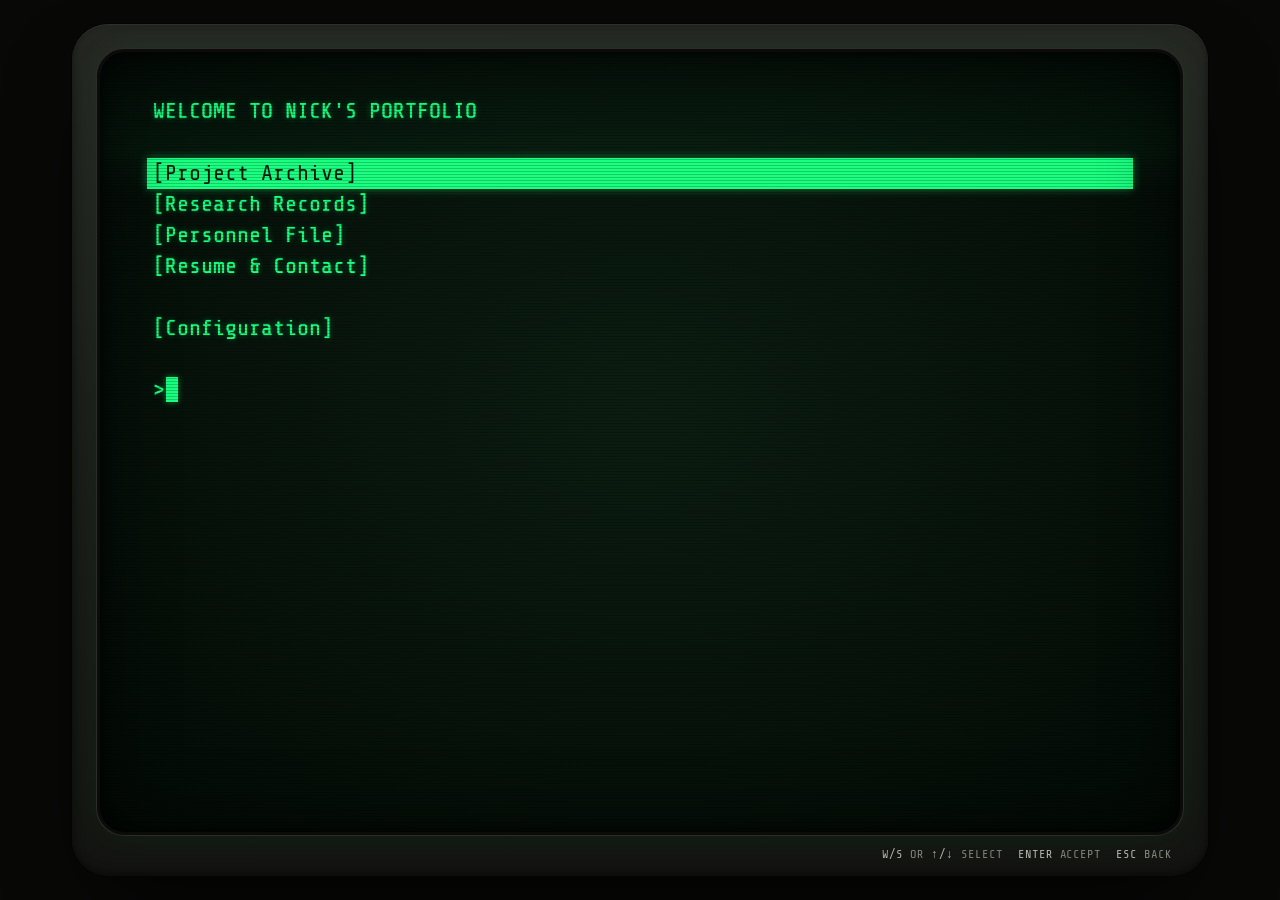
<file: index.html>
<!DOCTYPE html>
<html lang="en" data-phosphor="green">
<head>
    <meta charset="UTF-8">
    <meta name="viewport" content="width=device-width, initial-scale=1.0">
    <title>Nicholas Harrison - Portfolio</title>
    <meta name="description" content="Portfolio of Nicholas Harrison, MEng Robotics student at the University of Toronto: drones, control systems, embedded firmware and mechanical design.">
    <meta name="theme-color" content="#080907">
    <link rel="icon" href="data:image/svg+xml,%3Csvg xmlns='http://www.w3.org/2000/svg' viewBox='0 0 16 16'%3E%3Crect width='16' height='16' fill='%23050e07'/%3E%3Crect x='5' y='3' width='6' height='10' fill='%231aff80'/%3E%3C/svg%3E">
    <script>
        (function () {
            try {
                var saved = JSON.parse(localStorage.getItem('termlink-settings') || '{}');
                if (saved.phosphor) document.documentElement.setAttribute('data-phosphor', saved.phosphor);
            } catch (e) {}
        })();
    </script>
    <link rel="preconnect" href="https://fonts.googleapis.com">
    <link rel="preconnect" href="https://fonts.gstatic.com" crossorigin>
    <link href="https://fonts.googleapis.com/css2?family=Share+Tech+Mono&display=swap" rel="stylesheet">
    <link rel="stylesheet" href="terminal.css">
</head>
<body>
    <div class="room">
        <div class="monitor">
            <div class="screen" id="screen">
                <div class="scroller" id="scroller">
                    <header class="term-header" id="header" hidden>
                        <p>Welcome to Nick's Portfolio</p>
                        <!-- <p>OS &mdash; Version 1.0</p> -->
                        <!-- <p class="t-rule" aria-hidden="true">=========================================</p> -->
                    </header>
                    <main class="t-view" id="view"></main>
                    <p class="prompt" id="prompt" hidden><span aria-hidden="true">&gt;</span><span id="prompt-text"></span><span class="cursor" aria-hidden="true"></span></p>
                    <noscript>
                        <p>This terminal needs JavaScript to run.</p>
                        <p>Nicholas Harrison - MEng Robotics, University of Toronto</p>
                        <p><a href="mailto:n.harrison@mail.utoronto.ca">n.harrison@mail.utoronto.ca</a></p>
                        <p><a href="https://github.com/nickcode1">github.com/nickcode1</a></p>
                        <p><a href="https://www.linkedin.com/in/nickharrison-/">linkedin.com/in/nickharrison-</a></p>
                    </noscript>
                </div>
                <div class="fx fx-roll" aria-hidden="true"></div>
                <div class="fx fx-scan" aria-hidden="true"></div>
                <div class="fx fx-vignette" aria-hidden="true"></div>
            </div>
            <p class="hints" aria-hidden="true">
                <span><b>W/S</b> or <b>&uarr;/&darr;</b> Select</span>
                <span><b>Enter</b> Accept</span>
                <span><b>Esc</b> Back</span>
            </p>
        </div>
    </div>

    <!-- Maps image luminance onto the phosphor colour; terminal.js fills in the matrix values. -->
    <svg class="filters" width="0" height="0" aria-hidden="true" focusable="false">
        <filter id="tint" color-interpolation-filters="sRGB">
            <!-- Lift the shadows so dark CAD parts still read on the screen -->
            <feComponentTransfer>
                <feFuncR type="gamma" exponent="0.7"/>
                <feFuncG type="gamma" exponent="0.7"/>
                <feFuncB type="gamma" exponent="0.7"/>
            </feComponentTransfer>
            <feColorMatrix class="tint-matrix" type="matrix" values="1 0 0 0 0  0 1 0 0 0  0 0 1 0 0  0 0 0 1 0"/>
        </filter>
        <filter id="tint-invert" color-interpolation-filters="sRGB">
            <feComponentTransfer>
                <feFuncR type="table" tableValues="1 0"/>
                <feFuncG type="table" tableValues="1 0"/>
                <feFuncB type="table" tableValues="1 0"/>
            </feComponentTransfer>
            <feColorMatrix class="tint-matrix" type="matrix" values="1 0 0 0 0  0 1 0 0 0  0 0 1 0 0  0 0 0 1 0"/>
        </filter>
        <!-- Desktop variants: same mapping, but let some of the original colour through -->
        <filter id="tint-soft" color-interpolation-filters="sRGB">
            <feComponentTransfer>
                <feFuncR type="gamma" exponent="0.7"/>
                <feFuncG type="gamma" exponent="0.7"/>
                <feFuncB type="gamma" exponent="0.7"/>
            </feComponentTransfer>
            <feColorMatrix class="tint-matrix-soft" type="matrix" values="1 0 0 0 0  0 1 0 0 0  0 0 1 0 0  0 0 0 1 0"/>
        </filter>
        <filter id="tint-invert-soft" color-interpolation-filters="sRGB">
            <feComponentTransfer>
                <feFuncR type="table" tableValues="1 0"/>
                <feFuncG type="table" tableValues="1 0"/>
                <feFuncB type="table" tableValues="1 0"/>
            </feComponentTransfer>
            <feColorMatrix class="tint-matrix-soft" type="matrix" values="1 0 0 0 0  0 1 0 0 0  0 0 1 0 0  0 0 0 1 0"/>
        </filter>
    </svg>

    <script src="content.js"></script>
    <script src="terminal.js"></script>
</body>
</html>
</file>
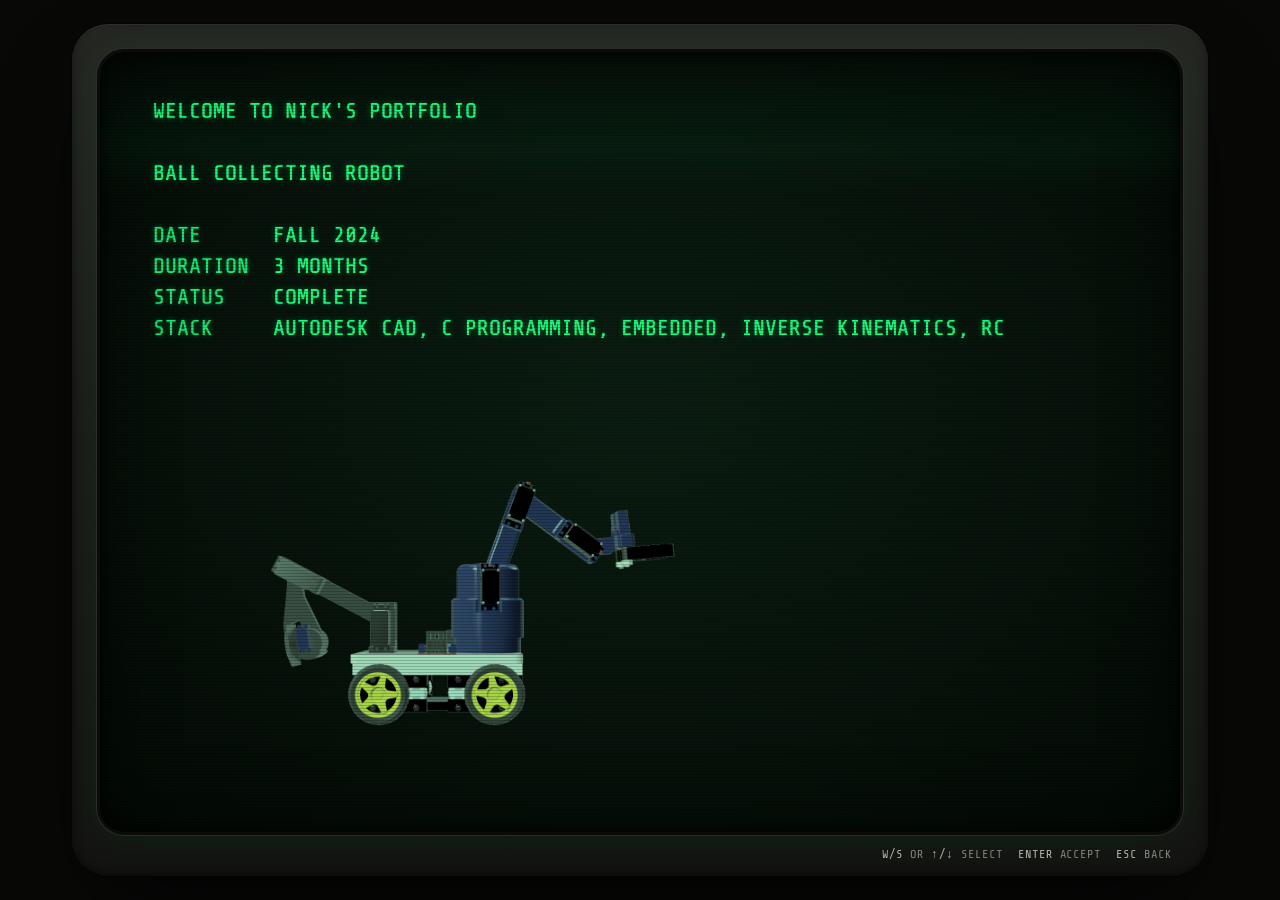
<file: project-Ball-Sorter.html>
<!DOCTYPE html>
<html lang="en">
<head>
    <meta charset="UTF-8">
    <title>Ball Collecting Robot - Nicholas Harrison</title>
    <meta http-equiv="refresh" content="0; url=index.html#/archive/ball-sorter">
    <script>location.replace('index.html#/archive/ball-sorter');</script>
</head>
<body>
    <p>This project now lives in the portfolio terminal: <a href="index.html#/archive/ball-sorter">Ball Collecting Robot</a>.</p>
</body>
</html>
</file>
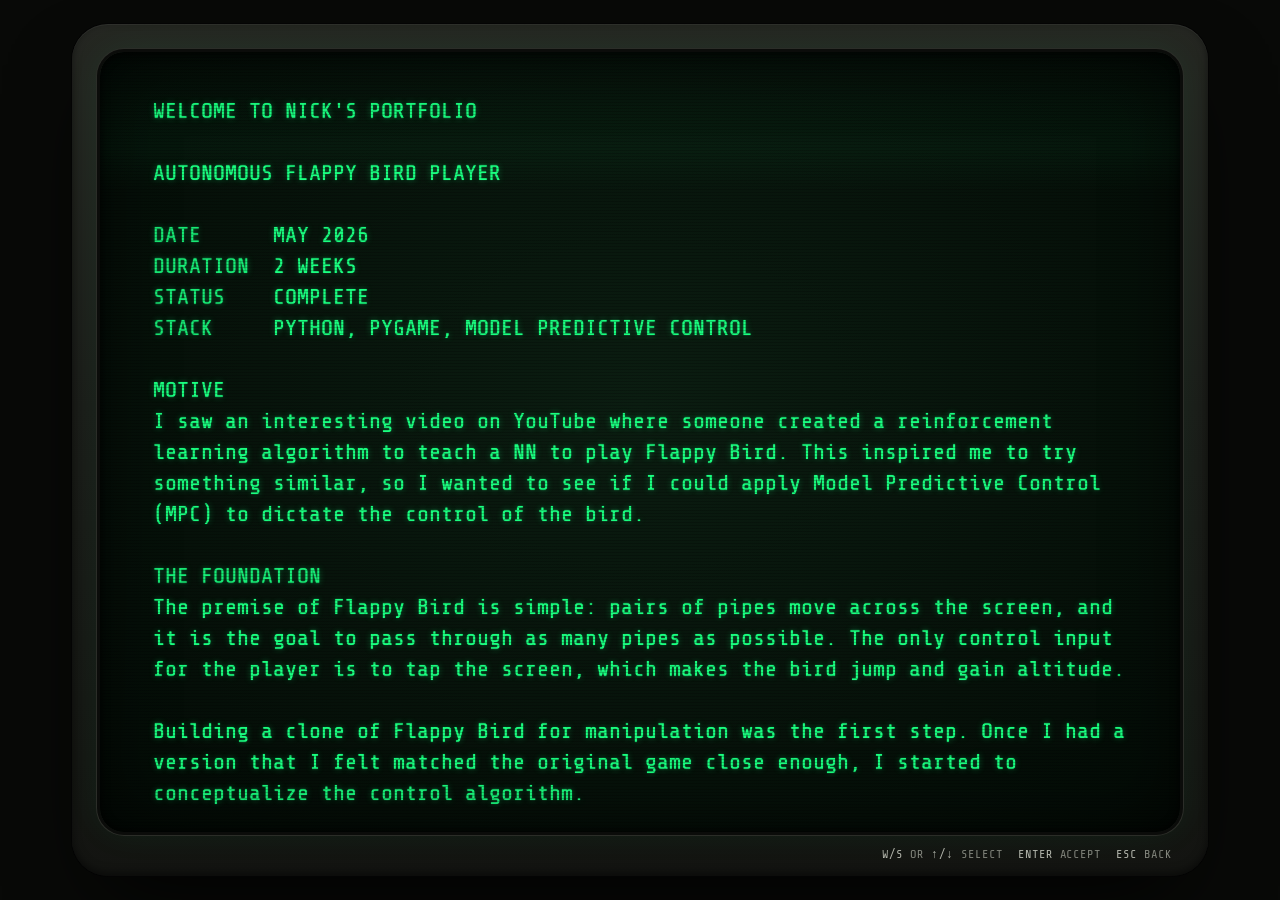
<file: project-flappyBirdAI.html>
<!DOCTYPE html>
<html lang="en">
<head>
    <meta charset="UTF-8">
    <title>Autonomous Flappy Bird Player - Nicholas Harrison</title>
    <meta http-equiv="refresh" content="0; url=index.html#/archive/flappy-mpc">
    <script>location.replace('index.html#/archive/flappy-mpc');</script>
</head>
<body>
    <p>This project now lives in the portfolio terminal: <a href="index.html#/archive/flappy-mpc">Autonomous Flappy Bird Player</a>.</p>
</body>
</html>
</file>
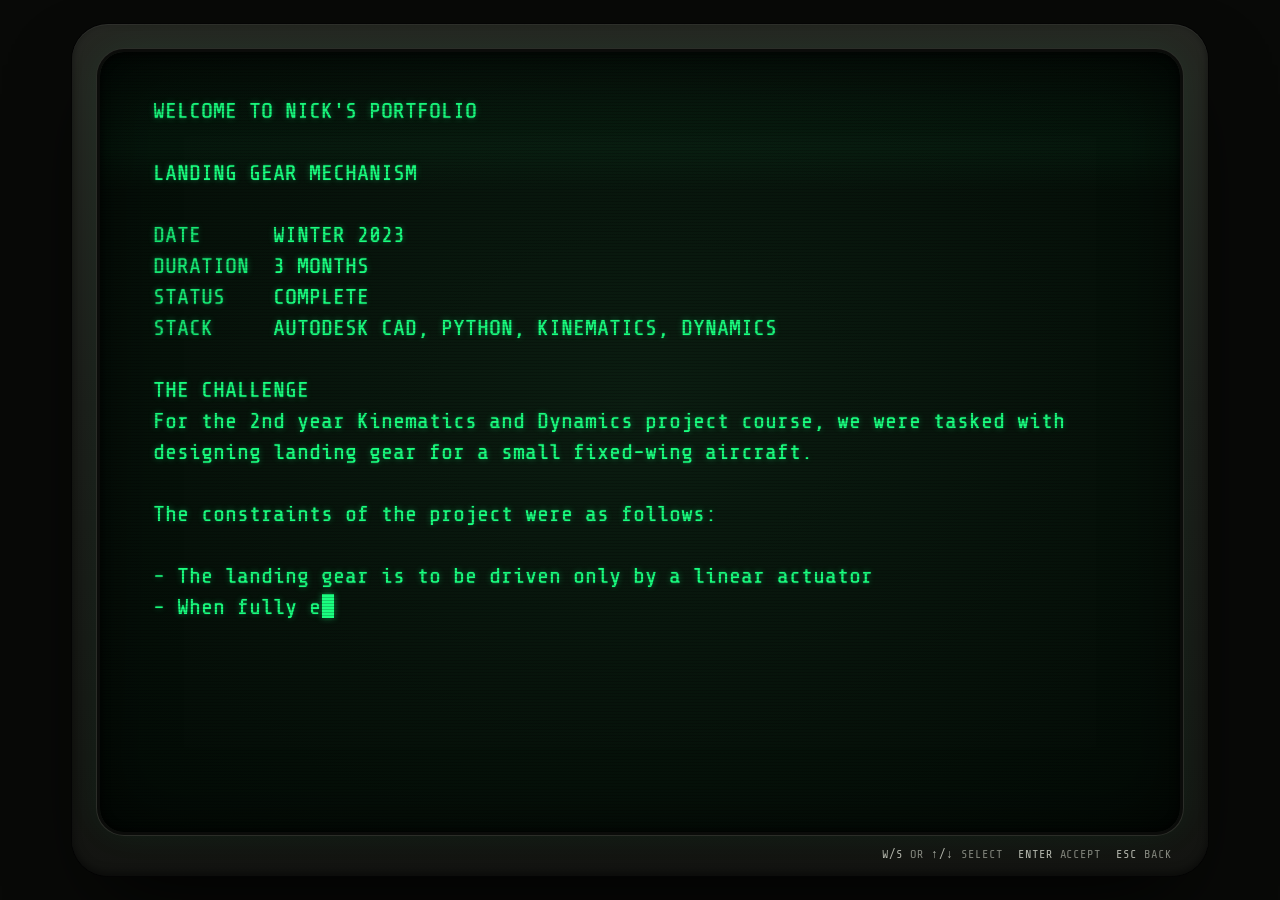
<file: project-landing-gear.html>
<!DOCTYPE html>
<html lang="en">
<head>
    <meta charset="UTF-8">
    <title>Landing Gear Mechanism - Nicholas Harrison</title>
    <meta http-equiv="refresh" content="0; url=index.html#/archive/landing-gear">
    <script>location.replace('index.html#/archive/landing-gear');</script>
</head>
<body>
    <p>This project now lives in the portfolio terminal: <a href="index.html#/archive/landing-gear">Landing Gear Mechanism</a>.</p>
</body>
</html>
</file>
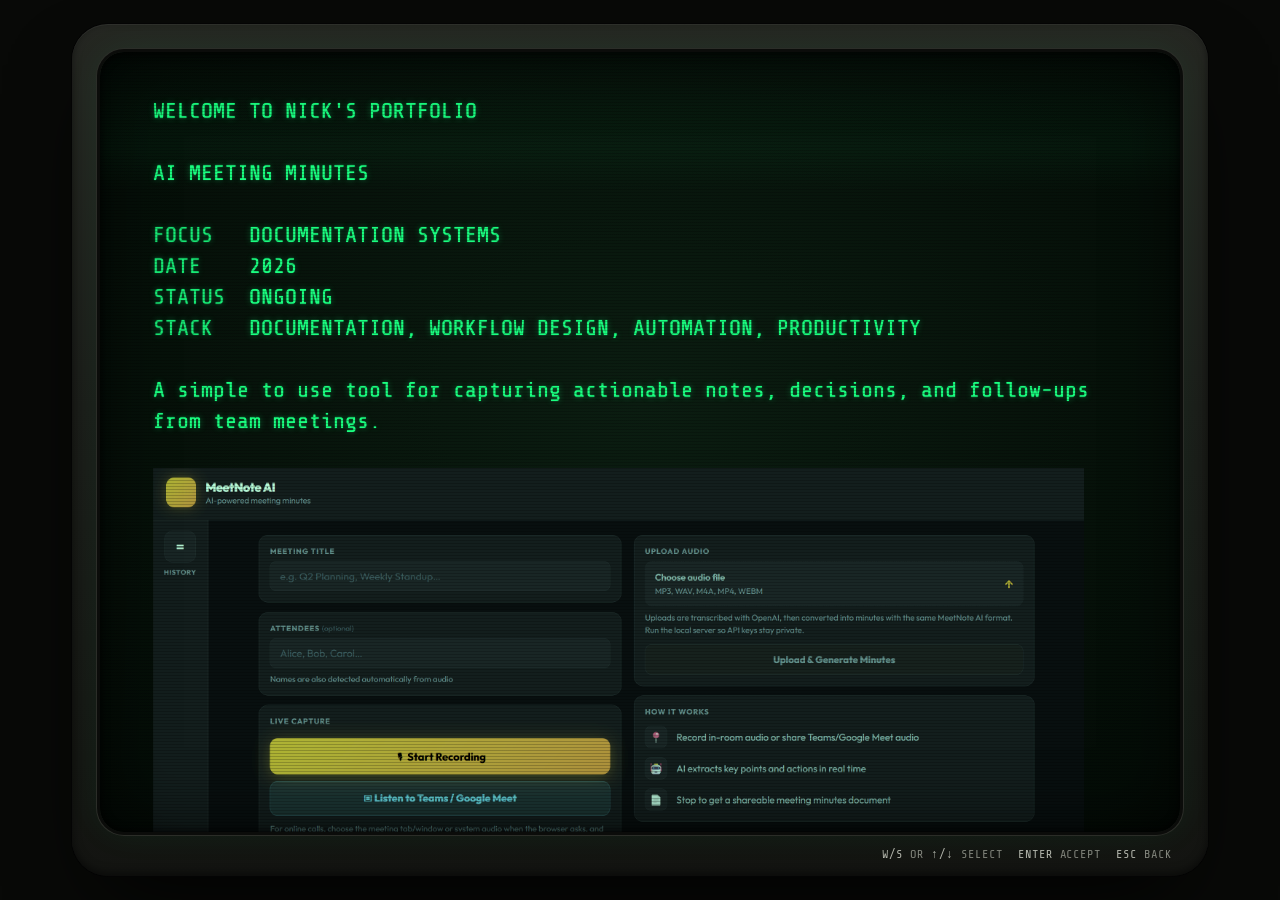
<file: project-meeting-minutes.html>
<!DOCTYPE html>
<html lang="en">
<head>
    <meta charset="UTF-8">
    <title>AI Meeting Minutes - Nicholas Harrison</title>
    <meta http-equiv="refresh" content="0; url=index.html#/archive/meeting-minutes">
    <script>location.replace('index.html#/archive/meeting-minutes');</script>
</head>
<body>
    <p>This project now lives in the portfolio terminal: <a href="index.html#/archive/meeting-minutes">AI Meeting Minutes</a>.</p>
</body>
</html>
</file>
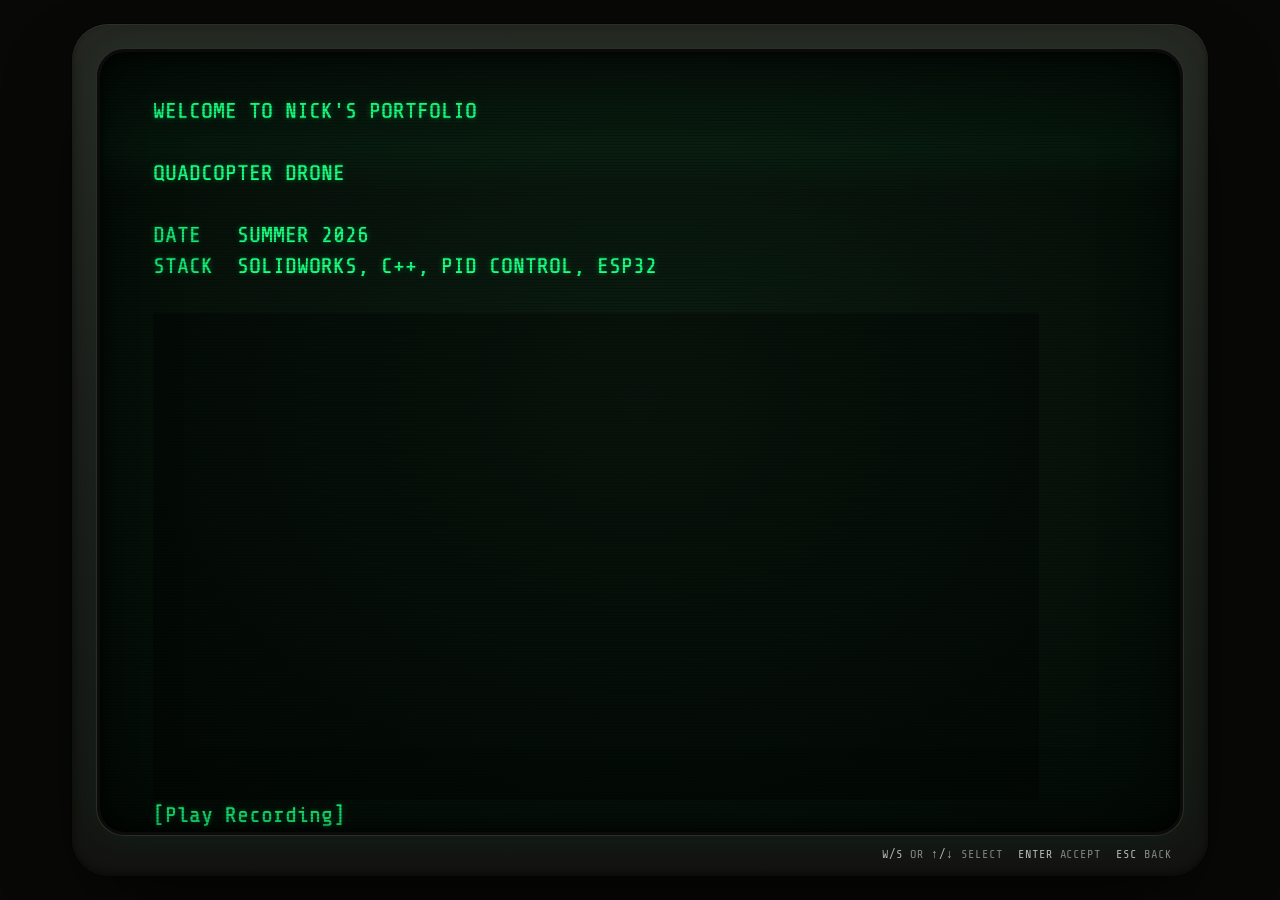
<file: project-quadcopter-drone.html>
<!DOCTYPE html>
<html lang="en">
<head>
    <meta charset="UTF-8">
    <title>Quadcopter Drone - Nicholas Harrison</title>
    <meta http-equiv="refresh" content="0; url=index.html#/archive/quadcopter">
    <script>location.replace('index.html#/archive/quadcopter');</script>
</head>
<body>
    <p>This project now lives in the portfolio terminal: <a href="index.html#/archive/quadcopter">Quadcopter Drone</a>.</p>
</body>
</html>
</file>
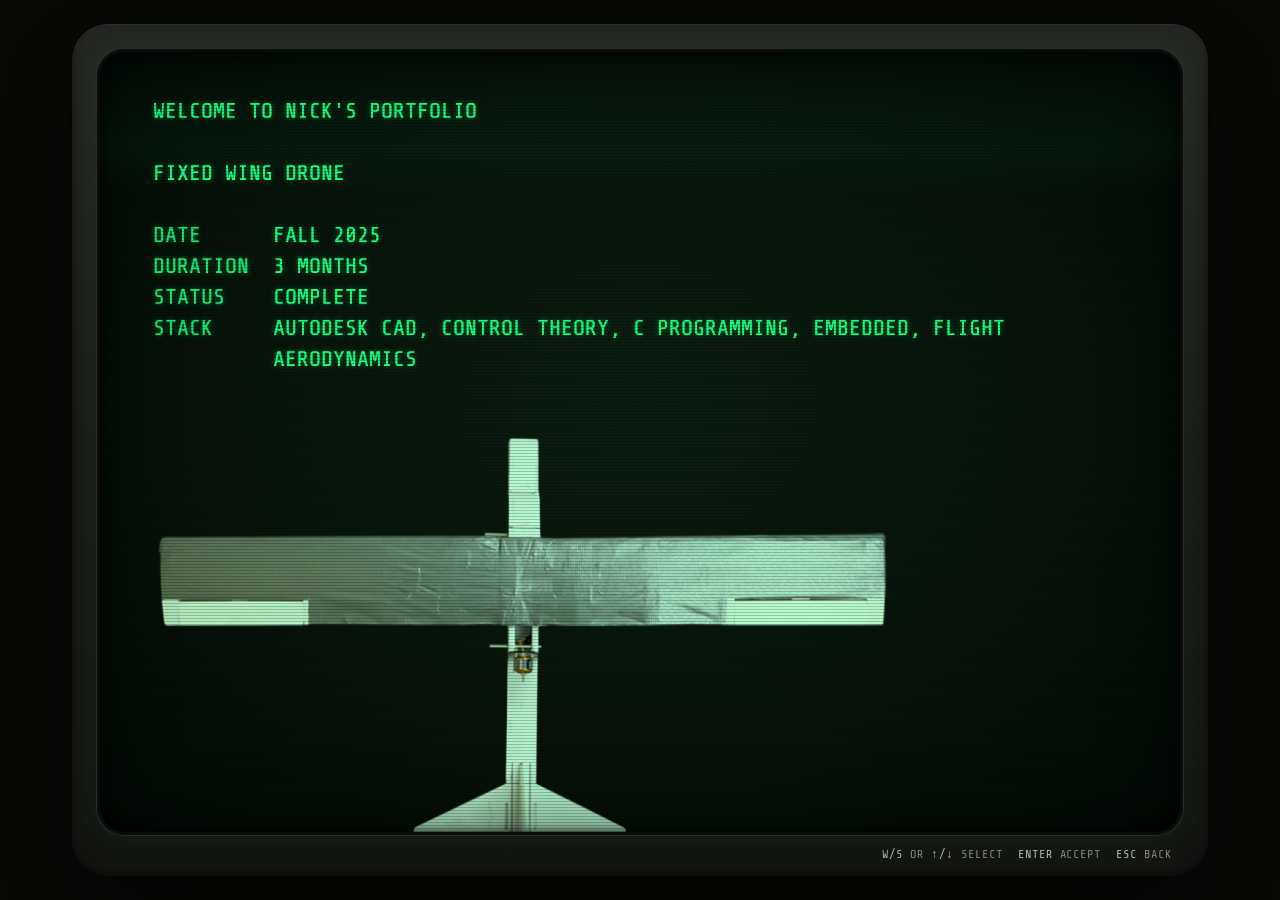
<file: project-RC Plane1.html>
<!DOCTYPE html>
<html lang="en">
<head>
    <meta charset="UTF-8">
    <title>Fixed Wing Drone - Nicholas Harrison</title>
    <meta http-equiv="refresh" content="0; url=index.html#/archive/fixed-wing">
    <script>location.replace('index.html#/archive/fixed-wing');</script>
</head>
<body>
    <p>This project now lives in the portfolio terminal: <a href="index.html#/archive/fixed-wing">Fixed Wing Drone</a>.</p>
</body>
</html>
</file>
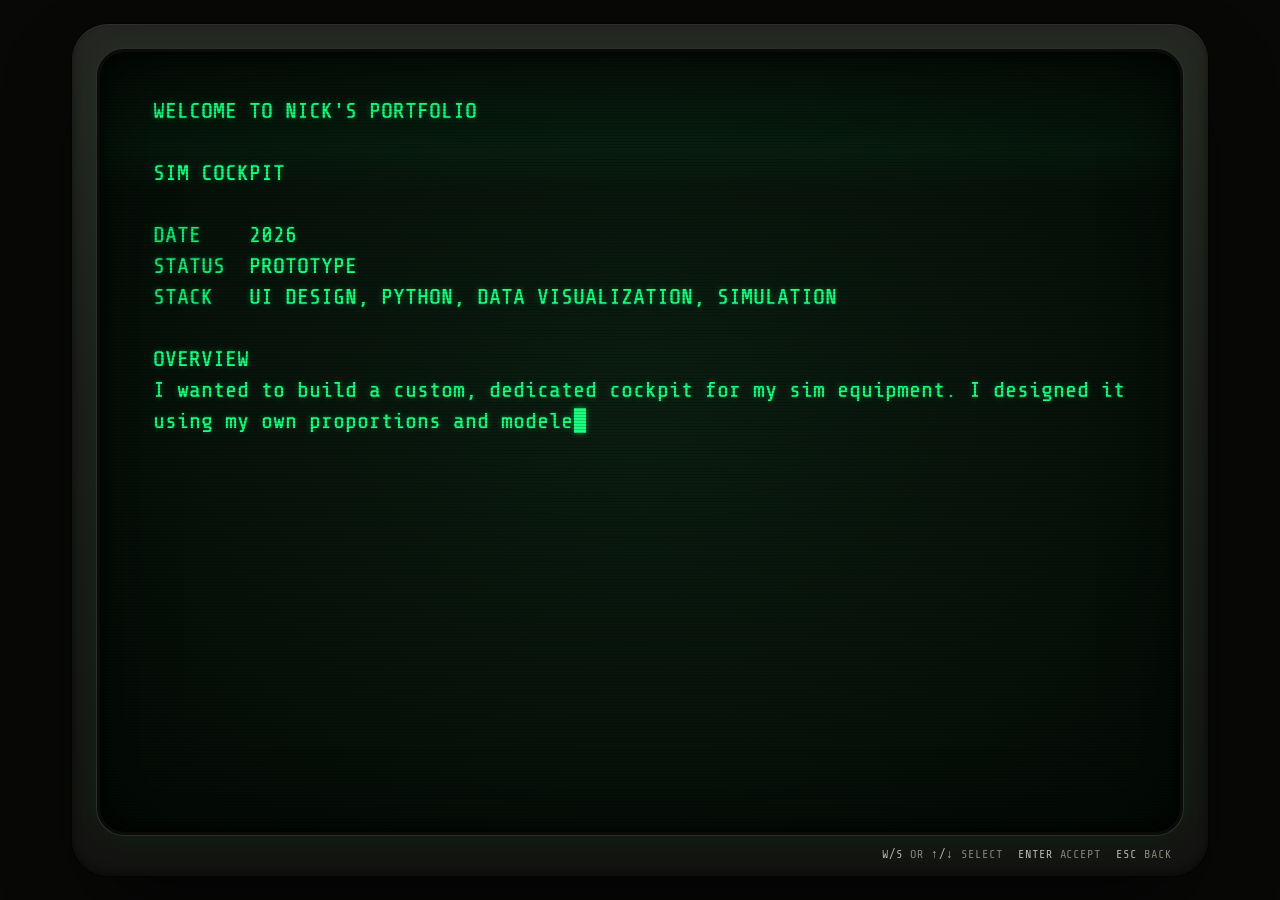
<file: project-sim-cockpit.html>
<!DOCTYPE html>
<html lang="en">
<head>
    <meta charset="UTF-8">
    <title>Sim Cockpit - Nicholas Harrison</title>
    <meta http-equiv="refresh" content="0; url=index.html#/archive/sim-cockpit">
    <script>location.replace('index.html#/archive/sim-cockpit');</script>
</head>
<body>
    <p>This project now lives in the portfolio terminal: <a href="index.html#/archive/sim-cockpit">Sim Cockpit</a>.</p>
</body>
</html>
</file>
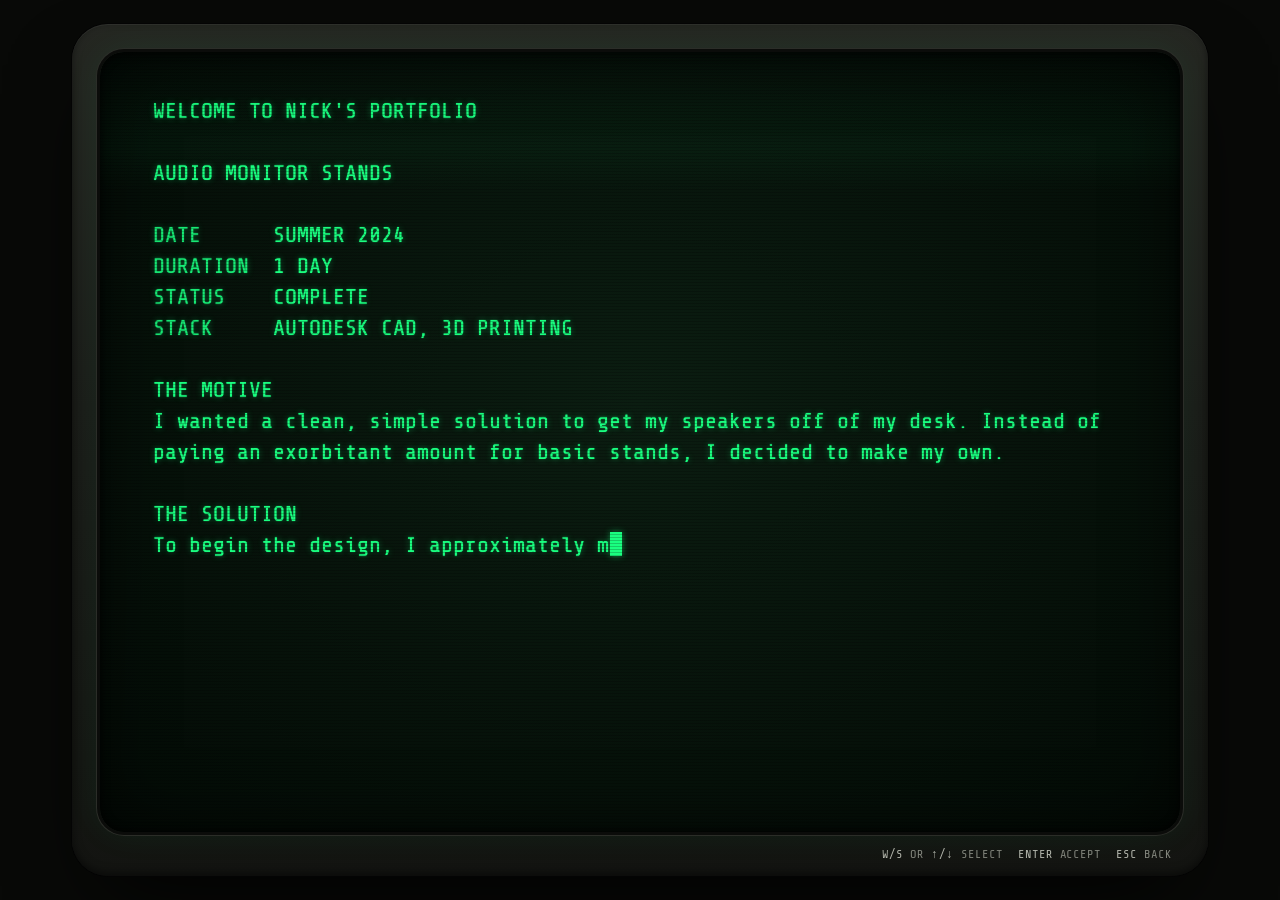
<file: project-Speaker Stands.html>
<!DOCTYPE html>
<html lang="en">
<head>
    <meta charset="UTF-8">
    <title>Audio Monitor Stands - Nicholas Harrison</title>
    <meta http-equiv="refresh" content="0; url=index.html#/archive/monitor-stands">
    <script>location.replace('index.html#/archive/monitor-stands');</script>
</head>
<body>
    <p>This project now lives in the portfolio terminal: <a href="index.html#/archive/monitor-stands">Audio Monitor Stands</a>.</p>
</body>
</html>
</file>
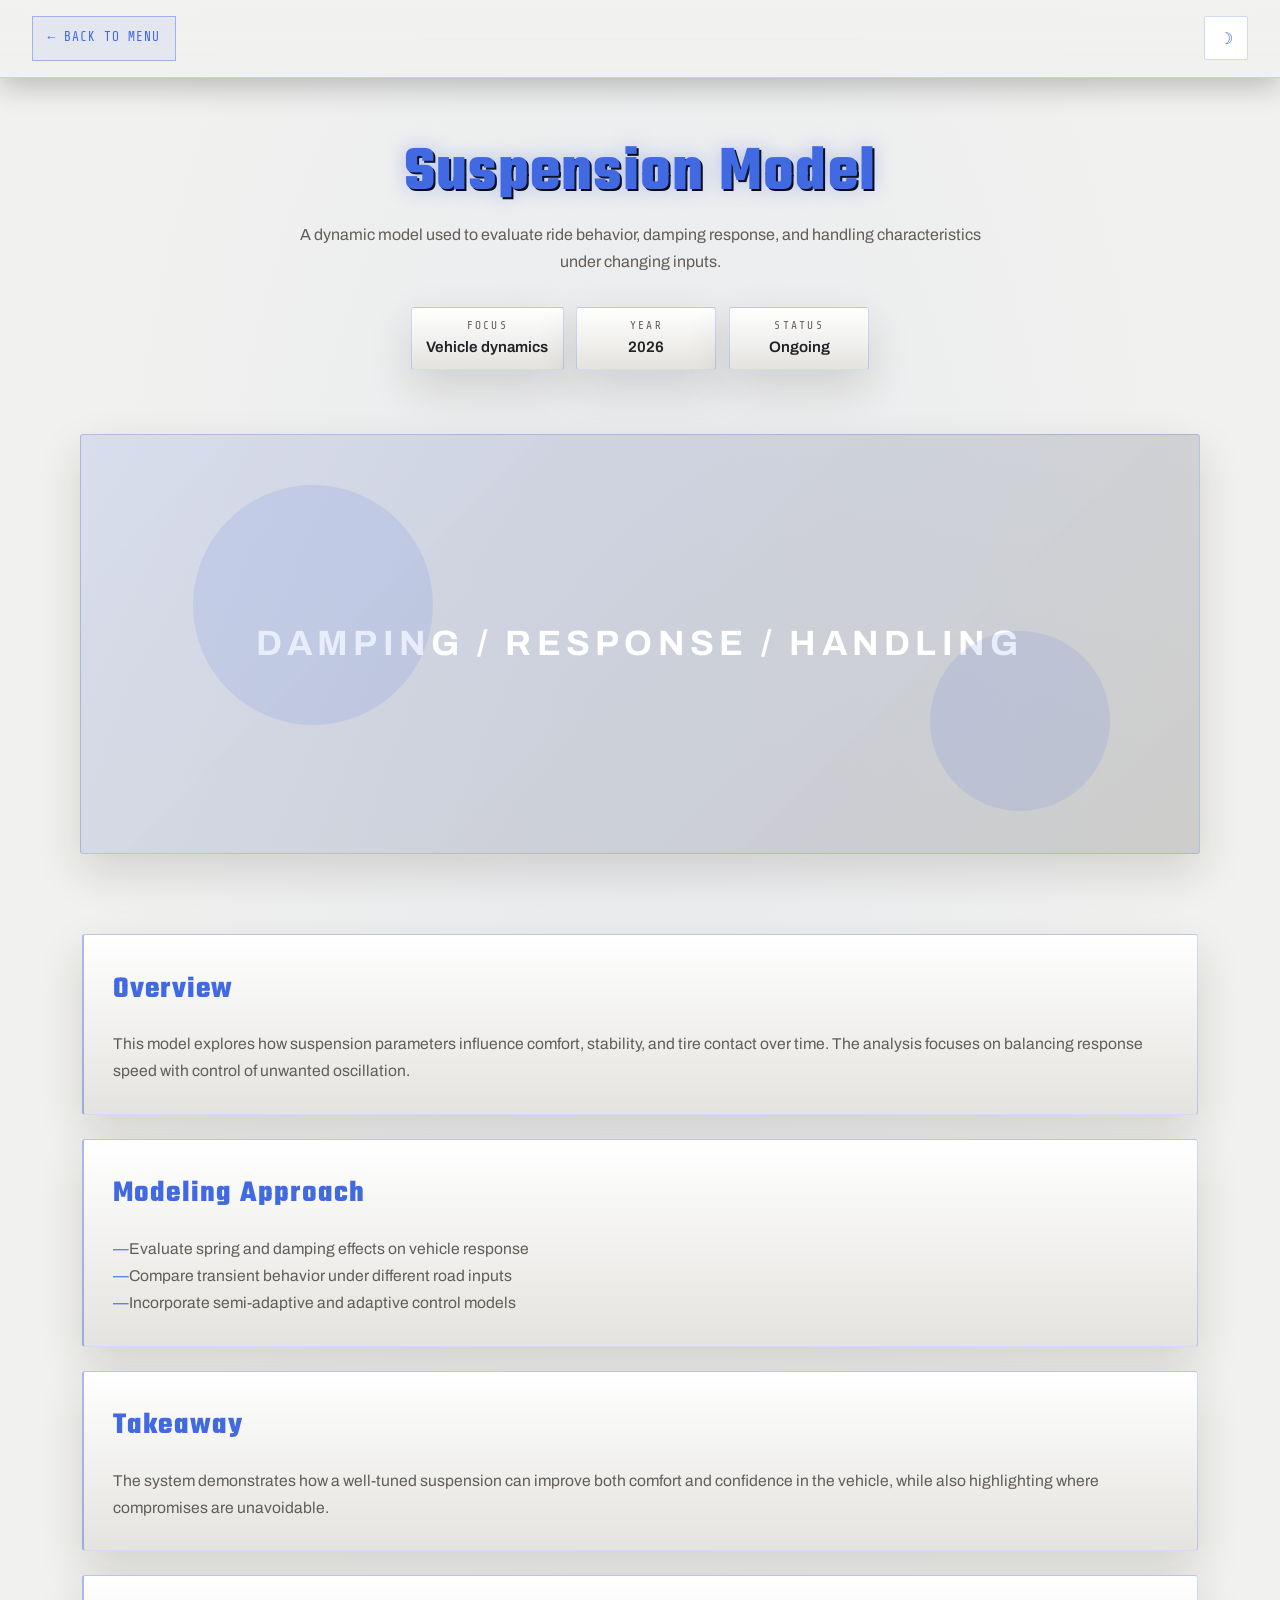
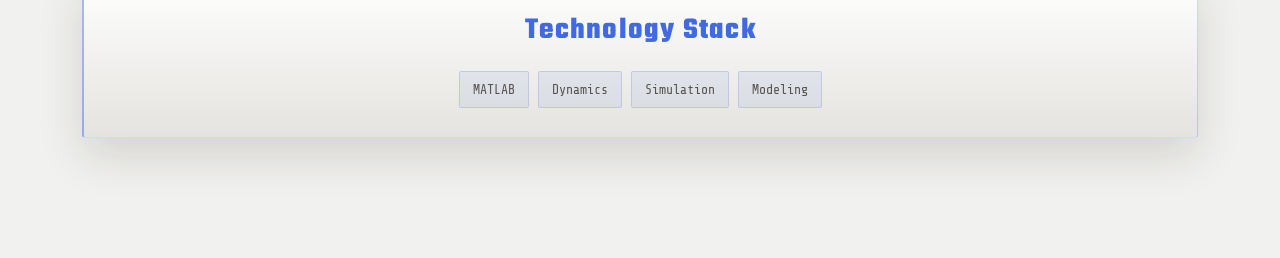
<file: project-suspension-model.html>
<!DOCTYPE html>
<html lang="en">
<head>
    <meta charset="UTF-8">
    <meta name="viewport" content="width=device-width, initial-scale=1.0">
    <script>
        (function(){ var k='portfolio-theme',t; try{t=localStorage.getItem(k);}catch(e){} document.documentElement.setAttribute('data-theme',t||'dark'); })();
    </script>
    <title>Suspension Model - Nick's Portfolio</title>
    <link rel="preconnect" href="https://fonts.googleapis.com">
    <link rel="preconnect" href="https://fonts.gstatic.com" crossorigin>
    <link href="https://fonts.googleapis.com/css2?family=Archivo:wght@300;400;600;700&family=Playfair+Display:wght@700;900&family=Turret+Road:wght@400;700;800&display=swap" rel="stylesheet">
    <!-- To switch themes, change the href below to any file in /themes/ -->
    <link id="color-theme" rel="stylesheet" href="themes/blue.css">
    <style>
* { margin: 0; padding: 0; box-sizing: border-box; }
        html { scroll-behavior: smooth; }
        body {
            font-family: 'Archivo', sans-serif;
            background: var(--bg);
            color: var(--text);
            line-height: 1.7;
        }

        nav {
            position: fixed;
            top: 0;
            left: 0;
            right: 0;
            padding: 1rem 2rem;
            display: flex;
            justify-content: space-between;
            align-items: center;
            z-index: 1000;
            background: linear-gradient(to bottom, var(--nav-bg), var(--nav-bg-fade));
            backdrop-filter: blur(18px);
            -webkit-backdrop-filter: blur(18px);
            border-bottom: 1px solid var(--surface-border);
        }

        [data-theme="light"] nav {
            background: linear-gradient(to bottom, var(--nav-bg), var(--nav-bg-fade));
        }

        .logo {
            display: inline-flex;
            align-items: center;
            gap: 0.75rem;
            padding: 0.3rem 0.75rem 0.3rem 0.3rem;
            border-radius: 999px;
            border: 1px solid var(--surface-border);
            background: rgba(255, 255, 255, 0.02);
            box-shadow: 0 8px 20px rgba(0, 0, 0, 0.18);
            transition: transform 0.3s ease, border-color 0.3s ease, box-shadow 0.3s ease;
            text-decoration: none;
            position: relative;
            overflow: hidden;
        }

        .logo-avatar {
            width: 2.7rem;
            height: 2.7rem;
            border-radius: 50%;
            background-image: url('images/person.jpg');
            background-size: 100%;
            background-position: center;
            background-repeat: no-repeat;
            border: 1px solid rgba(255, 255, 255, 0.3);
            flex-shrink: 0;
            display: block;
            transition: transform 0.25s ease;
        }

        .logo:hover .logo-avatar {
            transform: scale(1.08);
        }

        .logo-text {
            font-family: 'Turret Road', serif;
            font-size: 0.8rem;
            font-weight: 800;
            letter-spacing: 0.12em;
            text-transform: uppercase;
            color: var(--text);
            line-height: 1;
            white-space: nowrap;
        }

        .logo:hover {
            transform: translateY(-2px);
            border-color: var(--accent);
            box-shadow: 0 12px 24px rgba(0, 0, 0, 0.2);
        }

        nav ul {
            position: absolute;
            left: 50%;
            transform: translateX(-50%);
            display: flex;
            gap: clamp(1rem, 2.8vw, 2rem);
            list-style: none;
        }

        nav a {
            color: var(--text-muted);
            text-decoration: none;
            font-size: 0.9rem;
            font-weight: 500;
            letter-spacing: 0.08em;
            text-transform: uppercase;
            transition: color 0.3s;
            position: relative;
        }

        nav a::after {
            content: '';
            position: absolute;
            bottom: -6px;
            left: 0;
            width: 0;
            height: 2px;
            background: linear-gradient(90deg, var(--accent), var(--accent-2));
            transition: width 0.3s;
        }
        nav a:hover { color: var(--text); }
        nav a:hover::after { width: 100%; }

        .theme-toggle { display: flex; align-items: center; margin-left: 1rem; }
        #theme-toggle-btn {
            background: var(--bg-elevated);
            border: 1px solid var(--surface-border);
            color: var(--text);
            width: 2.75rem;
            height: 2.75rem;
            border-radius: 999px;
            cursor: pointer;
            font-size: 1rem;
            display: flex;
            align-items: center;
            justify-content: center;
        }

        .project-hero {
            padding: 9rem 2rem 4rem;
            text-align: center;
            position: relative;
        }

        .project-hero h1 {
            font-family: 'Turret Road', serif;
            font-size: clamp(3rem, 5vw, 4.6rem);
            font-weight: 800;
            letter-spacing: -0.04em;
            line-height: 0.95;
            margin-bottom: 1rem;
            max-width: 860px;
            margin-left: auto;
            margin-right: auto;
        }

        .project-hero .subtitle {
            font-size: 1rem;
            color: var(--text-muted);
            max-width: 720px;
            margin: 0 auto 2rem;
        }

        .project-meta {
            display: flex;
            gap: 0.8rem;
            justify-content: center;
            flex-wrap: wrap;
        }

        .meta-item {
            background: linear-gradient(180deg, var(--bg-elevated), var(--surface));
            border: 1px solid var(--surface-border);
            border-radius: 999px;
            padding: 0.5rem 0.9rem;
            min-width: 140px;
        }

        .meta-label {
            font-size: 0.7rem;
            text-transform: uppercase;
            letter-spacing: 0.2em;
            color: var(--text-muted);
        }

        .meta-value {
            font-size: 0.95rem;
            color: var(--text);
            font-weight: 600;
        }

        .project-image-large {
            padding: 0 2rem 3rem;
        }

        .project-image-large .image-container {
            max-width: 1120px;
            margin: 0 auto;
            min-height: 420px;
            background: linear-gradient(135deg, var(--project-image-overlay-1), var(--project-image-overlay-2));
            border: 1px solid var(--surface-border);
            border-radius: var(--radius);
            position: relative;
            overflow: hidden;
            box-shadow: var(--shadow);
        }

        .image-container::before,
        .image-container::after {
            content: '';
            position: absolute;
            background: linear-gradient(90deg, var(--accent), var(--accent-2));
            opacity: 0.12;
            border-radius: 999px;
        }
        .image-container::before { width: 240px; height: 240px; left: 10%; top: 12%; }
        .image-container::after { width: 180px; height: 180px; right: 8%; bottom: 10%; }

        .project-content {
            max-width: var(--max-width);
            margin: 0 auto;
            padding: 2rem 2rem 6rem;
        }

        .content-section {
            background: linear-gradient(180deg, var(--bg-elevated), var(--surface));
            border: 1px solid var(--surface-border);
            border-radius: var(--radius);
            padding: 1.8rem;
            margin-bottom: 1.5rem;
            box-shadow: var(--shadow);
        }

        .content-section h2 {
            font-family: 'Turret Road', serif;
            font-size: 1.9rem;
            font-weight: 700;
            letter-spacing: -0.03em;
            margin-bottom: 0.9rem;
        }

        .content-section h3 {
            font-size: 1rem;
            font-weight: 700;
            margin-top: 1rem;
            color: var(--text);
        }

        .content-section p,
        .content-section li {
            color: var(--text-muted);
            font-size: 0.98rem;
            line-height: 1.75;
        }

        .content-section ul { list-style: none; padding-left: 0; }
        .content-section li { padding-left: 1rem; position: relative; }
        .content-section li::before {
            content: '—';
            position: absolute;
            left: 0;
            color: var(--accent-2);
        }

        .tech-stack {
            display: flex;
            justify-content: center;
            flex-wrap: wrap;
            gap: 0.6rem;
        }

        .tech-item {
            background: var(--tag-bg);
            border: 1px solid var(--tag-border);
            color: var(--muted);
            border-radius: 999px;
            padding: 0.4rem 0.8rem;
            font-size: 0.82rem;
        }

        .cta-section {
            padding: 5rem 2rem 3.5rem;
            text-align: center;
            position: relative;
            background: linear-gradient(180deg, transparent 0%, var(--project-cta-bg-1) 40%, var(--project-cta-bg-2) 100%);
            border-top: 1px solid var(--surface-border);
        }

        .cta-section::before {
            content: '';
            position: absolute;
            top: -1px;
            left: 50%;
            transform: translateX(-50%);
            width: 120px;
            height: 2px;
            background: linear-gradient(90deg, var(--accent), var(--accent-2));
            border-radius: 2px;
        }

        .cta-section h2 {
            font-family: 'Turret Road', serif;
            font-size: 2rem;
            margin-bottom: 1.4rem;
        }

        .cta-buttons { display: flex; justify-content: center; gap: 1rem; flex-wrap: wrap; }
        .btn {
            text-decoration: none;
            padding: 0.9rem 1.4rem;
            border-radius: 999px;
            font-size: 0.9rem;
            font-weight: 700;
        }
        .btn-primary {
            background: var(--text);
            color: var(--bg);
        }
        .btn-secondary {
            border: 1px solid var(--surface-border);
            color: var(--text);
            background: var(--bg-elevated);
        }

        .project-home-link {
            margin-top: 4.5rem;
            text-align: center;
        }

        .project-home-link .scroll-cue {
            display: inline-flex;
            align-items: center;
            gap: 0.7rem;
            color: var(--text);
            font-size: 0.7rem;
            font-weight: 700;
            letter-spacing: 0.17em;
            text-decoration: none;
            text-transform: uppercase;
        }

        .project-home-link .scroll-cue::before {
            content: '←';
            color: var(--accent-2);
            font-size: 1.3rem;
            transition: transform 0.2s ease;
        }

        .project-home-link .scroll-cue::after {
            display: none;
        }

        .project-home-link .scroll-cue:hover,
        .project-home-link .scroll-cue:focus-visible {
            color: var(--accent-2);
        }

        .project-home-link .scroll-cue:hover::before,
        .project-home-link .scroll-cue:focus-visible::before {
            transform: translateX(-4px);
        }

        .cta-footer {
            margin-top: 3rem;
            padding-top: 1.5rem;
            border-top: 1px solid var(--surface-border);
            color: var(--text-muted);
            font-size: 0.82rem;
            letter-spacing: 0.04em;
        }

        @media (max-width: 768px) {
            nav { padding: 1rem 1rem; }
            nav ul { display: none; }
            .project-hero { padding: 8rem 1rem 3rem; }
            .project-content { padding: 1rem 0.75rem 5rem; }
            .project-image-large { padding: 0 0.75rem 2rem; }
            .content-section { padding: 1.4rem; }
        }
</style>
    <link rel="stylesheet" href="project-theme.css">
</head>
<body>
    <nav>
        <a href="index.html" class="logo" aria-label="Back to the portfolio menu">
            <span class="logo-avatar" aria-hidden="true"></span>
            <span class="logo-text">Nicholas Harrison</span>
        </a>
        <a href="index.html" class="menu-return" aria-label="Back to the portfolio menu">&#8592; BACK TO MENU</a>
        <div class="theme-toggle">
            <button type="button" id="theme-toggle-btn" aria-label="Switch to light mode">☀</button>
        </div>
    </nav>

    <section class="project-hero">
        <h1>Suspension Model</h1>
        <p class="subtitle">A dynamic model used to evaluate ride behavior, damping response, and handling characteristics under changing inputs.</p>
        <div class="project-meta">
            <div class="meta-item">
                <div class="meta-label">Focus</div>
                <div class="meta-value">Vehicle dynamics</div>
            </div>
            <div class="meta-item">
                <div class="meta-label">Year</div>
                <div class="meta-value">2026</div>
            </div>
            <div class="meta-item">
                <div class="meta-label">Status</div>
                <div class="meta-value">Ongoing</div>
            </div>
        </div>
    </section>

    <section class="project-image-large">
        <div class="image-container" style="display:flex; align-items:center; justify-content:center; color:#fff; font-size:clamp(1.4rem, 3vw, 2.2rem); font-weight:700; letter-spacing:0.15em; text-transform:uppercase; text-align:center; padding:2rem;">
            DAMPING / RESPONSE / HANDLING
        </div>
    </section>

    <section class="project-content">
        <div class="content-section">
            <h2>Overview</h2>
            <p>This model explores how suspension parameters influence comfort, stability, and tire contact over time. The analysis focuses on balancing response speed with control of unwanted oscillation.</p>
        </div>

        <div class="content-section">
            <h2>Modeling Approach</h2>
            <ul>
                <li>Evaluate spring and damping effects on vehicle response</li>
                <li>Compare transient behavior under different road inputs</li>
                <li>Incorporate semi-adaptive and adaptive control models</li>
            </ul>
        </div>

        <div class="content-section">
            <h2>Takeaway</h2>
            <p>The system demonstrates how a well-tuned suspension can improve both comfort and confidence in the vehicle, while also highlighting where compromises are unavoidable.</p>
        </div>

        <div class="content-section" style="text-align:center;">
            <h2>Technology Stack</h2>
            <div class="tech-stack">
                <div class="tech-item">MATLAB</div>
                <div class="tech-item">Dynamics</div>
                <div class="tech-item">Simulation</div>
                <div class="tech-item">Modeling</div>
            </div>
        </div>
    </section>

    <script src="theme.js"></script>
</body>
</html>
</file>
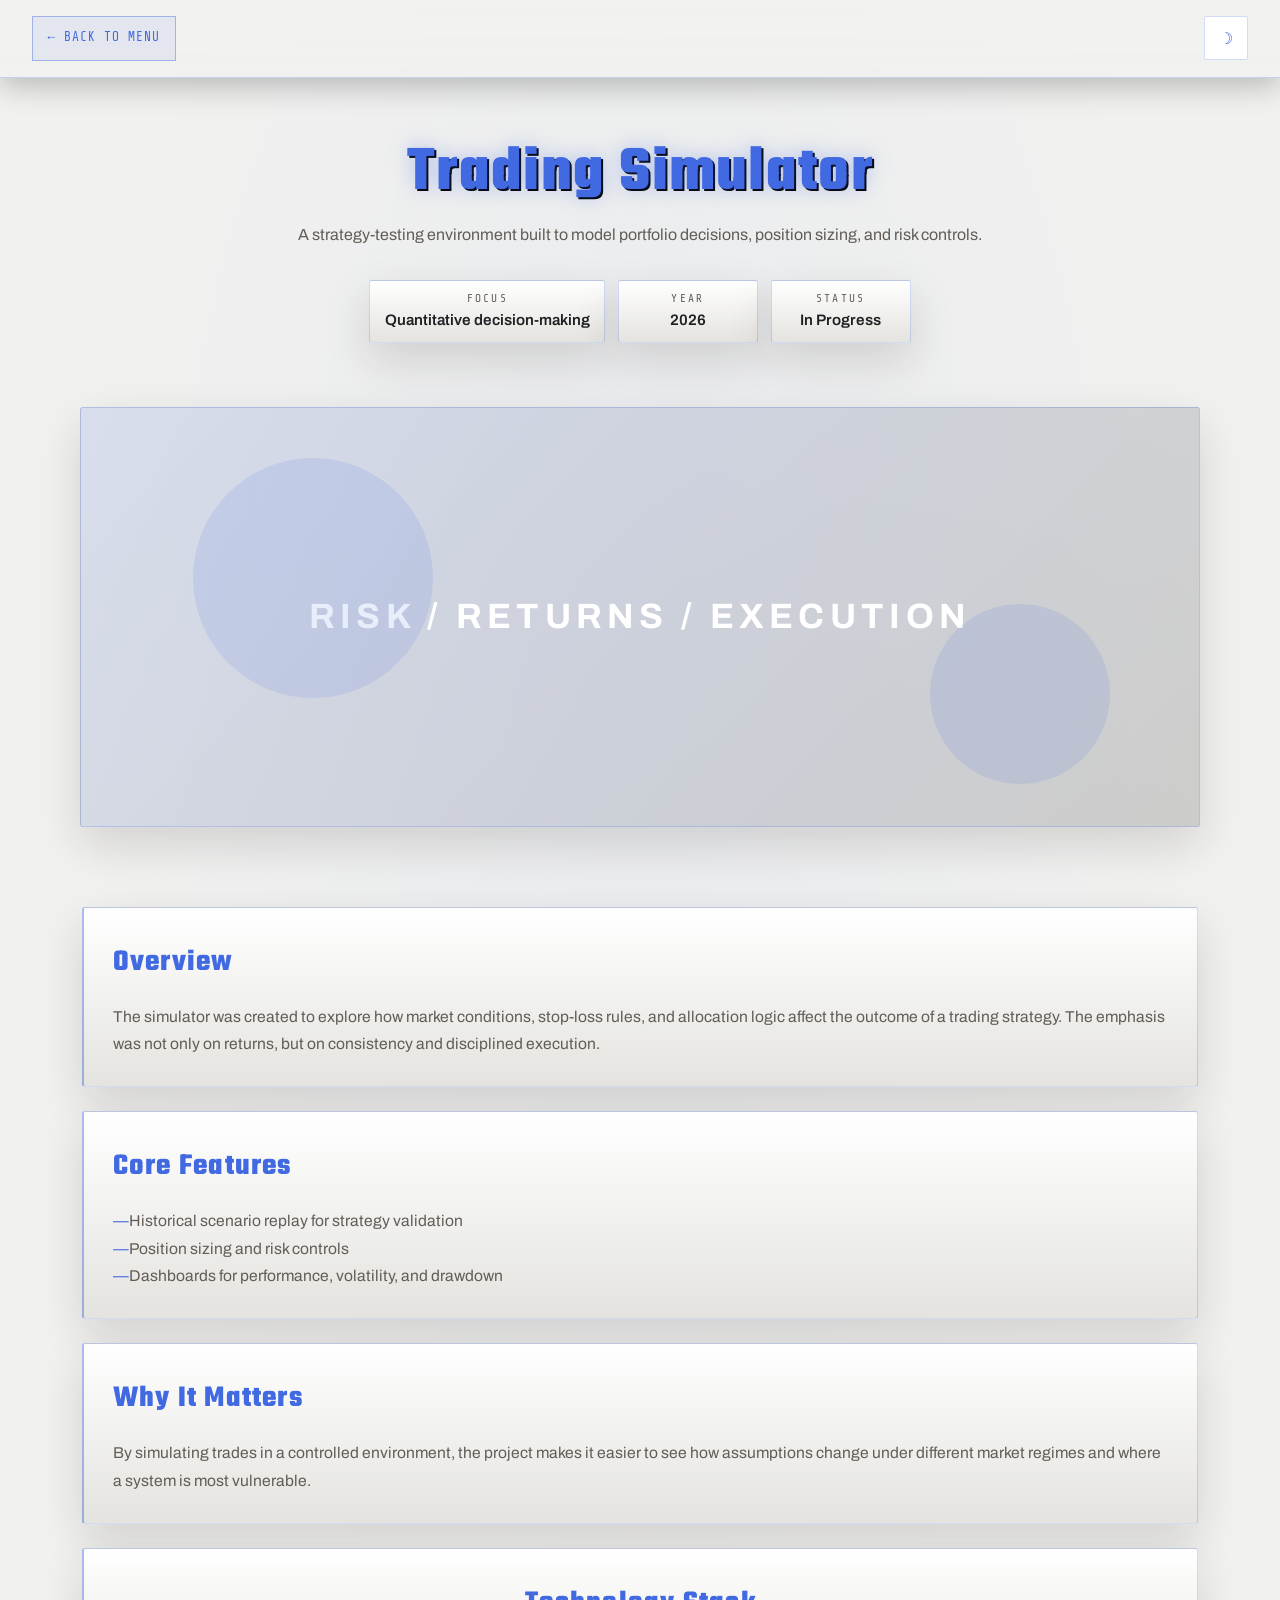
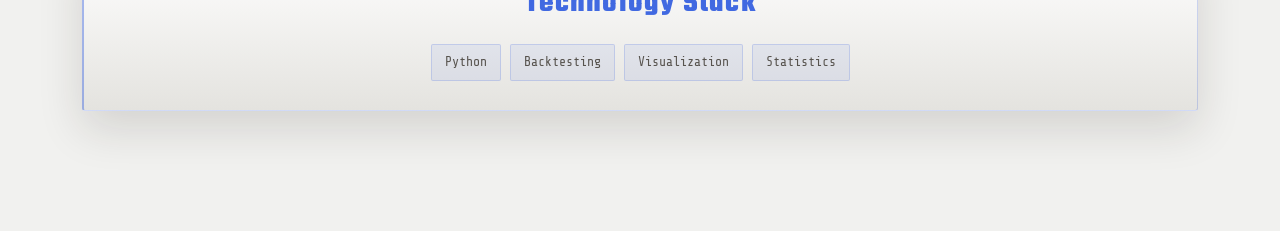
<file: project-trading-simulator.html>
<!DOCTYPE html>
<html lang="en">
<head>
    <meta charset="UTF-8">
    <meta name="viewport" content="width=device-width, initial-scale=1.0">
    <script>
        (function(){ var k='portfolio-theme',t; try{t=localStorage.getItem(k);}catch(e){} document.documentElement.setAttribute('data-theme',t||'dark'); })();
    </script>
    <title>Trading Simulator - Nick's Portfolio</title>
    <link rel="preconnect" href="https://fonts.googleapis.com">
    <link rel="preconnect" href="https://fonts.gstatic.com" crossorigin>
    <link href="https://fonts.googleapis.com/css2?family=Archivo:wght@300;400;600;700&family=Playfair+Display:wght@700;900&family=Turret+Road:wght@400;700;800&display=swap" rel="stylesheet">
    <!-- To switch themes, change the href below to any file in /themes/ -->
    <link id="color-theme" rel="stylesheet" href="themes/blue.css">
    <style>
* { margin: 0; padding: 0; box-sizing: border-box; }
        html { scroll-behavior: smooth; }
        body {
            font-family: 'Archivo', sans-serif;
            background: var(--bg);
            color: var(--text);
            line-height: 1.7;
        }

        nav {
            position: fixed;
            top: 0;
            left: 0;
            right: 0;
            padding: 1rem 2rem;
            display: flex;
            justify-content: space-between;
            align-items: center;
            z-index: 1000;
            background: linear-gradient(to bottom, var(--nav-bg), var(--nav-bg-fade));
            backdrop-filter: blur(18px);
            -webkit-backdrop-filter: blur(18px);
            border-bottom: 1px solid var(--surface-border);
        }

        [data-theme="light"] nav {
            background: linear-gradient(to bottom, var(--nav-bg), var(--nav-bg-fade));
        }

        .logo {
            display: inline-flex;
            align-items: center;
            gap: 0.75rem;
            padding: 0.3rem 0.75rem 0.3rem 0.3rem;
            border-radius: 999px;
            border: 1px solid var(--surface-border);
            background: rgba(255, 255, 255, 0.02);
            box-shadow: 0 8px 20px rgba(0, 0, 0, 0.18);
            transition: transform 0.3s ease, border-color 0.3s ease, box-shadow 0.3s ease;
            text-decoration: none;
            position: relative;
            overflow: hidden;
        }

        .logo-avatar {
            width: 2.7rem;
            height: 2.7rem;
            border-radius: 50%;
            background-image: url('images/person.jpg');
            background-size: 100%;
            background-position: center;
            background-repeat: no-repeat;
            border: 1px solid rgba(255, 255, 255, 0.3);
            flex-shrink: 0;
            display: block;
            transition: transform 0.25s ease;
        }

        .logo:hover .logo-avatar {
            transform: scale(1.08);
        }

        .logo-text {
            font-family: 'Turret Road', serif;
            font-size: 0.8rem;
            font-weight: 800;
            letter-spacing: 0.12em;
            text-transform: uppercase;
            color: var(--text);
            line-height: 1;
            white-space: nowrap;
        }

        .logo:hover {
            transform: translateY(-2px);
            border-color: var(--accent);
            box-shadow: 0 12px 24px rgba(0, 0, 0, 0.2);
        }

        nav ul {
            position: absolute;
            left: 50%;
            transform: translateX(-50%);
            display: flex;
            gap: clamp(1rem, 2.8vw, 2rem);
            list-style: none;
        }

        nav a {
            color: var(--text-muted);
            text-decoration: none;
            font-size: 0.9rem;
            font-weight: 500;
            letter-spacing: 0.08em;
            text-transform: uppercase;
            transition: color 0.3s;
            position: relative;
        }

        nav a::after {
            content: '';
            position: absolute;
            bottom: -6px;
            left: 0;
            width: 0;
            height: 2px;
            background: linear-gradient(90deg, var(--accent), var(--accent-2));
            transition: width 0.3s;
        }
        nav a:hover { color: var(--text); }
        nav a:hover::after { width: 100%; }

        .theme-toggle { display: flex; align-items: center; margin-left: 1rem; }
        #theme-toggle-btn {
            background: var(--bg-elevated);
            border: 1px solid var(--surface-border);
            color: var(--text);
            width: 2.75rem;
            height: 2.75rem;
            border-radius: 999px;
            cursor: pointer;
            font-size: 1rem;
            display: flex;
            align-items: center;
            justify-content: center;
        }

        .project-hero {
            padding: 9rem 2rem 4rem;
            text-align: center;
            position: relative;
        }

        .project-hero h1 {
            font-family: 'Turret Road', serif;
            font-size: clamp(3rem, 5vw, 4.6rem);
            font-weight: 800;
            letter-spacing: -0.04em;
            line-height: 0.95;
            margin-bottom: 1rem;
            max-width: 860px;
            margin-left: auto;
            margin-right: auto;
        }

        .project-hero .subtitle {
            font-size: 1rem;
            color: var(--text-muted);
            max-width: 720px;
            margin: 0 auto 2rem;
        }

        .project-meta {
            display: flex;
            gap: 0.8rem;
            justify-content: center;
            flex-wrap: wrap;
        }

        .meta-item {
            background: linear-gradient(180deg, var(--bg-elevated), var(--surface));
            border: 1px solid var(--surface-border);
            border-radius: 999px;
            padding: 0.5rem 0.9rem;
            min-width: 140px;
        }

        .meta-label {
            font-size: 0.7rem;
            text-transform: uppercase;
            letter-spacing: 0.2em;
            color: var(--text-muted);
        }

        .meta-value {
            font-size: 0.95rem;
            color: var(--text);
            font-weight: 600;
        }

        .project-image-large {
            padding: 0 2rem 3rem;
        }

        .project-image-large .image-container {
            max-width: 1120px;
            margin: 0 auto;
            min-height: 420px;
            background: linear-gradient(135deg, var(--project-image-overlay-1), var(--project-image-overlay-2));
            border: 1px solid var(--surface-border);
            border-radius: var(--radius);
            position: relative;
            overflow: hidden;
            box-shadow: var(--shadow);
        }

        .image-container::before,
        .image-container::after {
            content: '';
            position: absolute;
            background: linear-gradient(90deg, var(--accent), var(--accent-2));
            opacity: 0.12;
            border-radius: 999px;
        }
        .image-container::before { width: 240px; height: 240px; left: 10%; top: 12%; }
        .image-container::after { width: 180px; height: 180px; right: 8%; bottom: 10%; }

        .project-content {
            max-width: var(--max-width);
            margin: 0 auto;
            padding: 2rem 2rem 6rem;
        }

        .content-section {
            background: linear-gradient(180deg, var(--bg-elevated), var(--surface));
            border: 1px solid var(--surface-border);
            border-radius: var(--radius);
            padding: 1.8rem;
            margin-bottom: 1.5rem;
            box-shadow: var(--shadow);
        }

        .content-section h2 {
            font-family: 'Turret Road', serif;
            font-size: 1.9rem;
            font-weight: 700;
            letter-spacing: -0.03em;
            margin-bottom: 0.9rem;
        }

        .content-section h3 {
            font-size: 1rem;
            font-weight: 700;
            margin-top: 1rem;
            color: var(--text);
        }

        .content-section p,
        .content-section li {
            color: var(--text-muted);
            font-size: 0.98rem;
            line-height: 1.75;
        }

        .content-section ul { list-style: none; padding-left: 0; }
        .content-section li { padding-left: 1rem; position: relative; }
        .content-section li::before {
            content: '—';
            position: absolute;
            left: 0;
            color: var(--accent-2);
        }

        .tech-stack {
            display: flex;
            justify-content: center;
            flex-wrap: wrap;
            gap: 0.6rem;
        }

        .tech-item {
            background: var(--tag-bg);
            border: 1px solid var(--tag-border);
            color: var(--muted);
            border-radius: 999px;
            padding: 0.4rem 0.8rem;
            font-size: 0.82rem;
        }

        .cta-section {
            padding: 5rem 2rem 3.5rem;
            text-align: center;
            position: relative;
            background: linear-gradient(180deg, transparent 0%, var(--project-cta-bg-1) 40%, var(--project-cta-bg-2) 100%);
            border-top: 1px solid var(--surface-border);
        }

        .cta-section::before {
            content: '';
            position: absolute;
            top: -1px;
            left: 50%;
            transform: translateX(-50%);
            width: 120px;
            height: 2px;
            background: linear-gradient(90deg, var(--accent), var(--accent-2));
            border-radius: 2px;
        }

        .cta-section h2 {
            font-family: 'Turret Road', serif;
            font-size: 2rem;
            margin-bottom: 1.4rem;
        }

        .cta-buttons { display: flex; justify-content: center; gap: 1rem; flex-wrap: wrap; }
        .btn {
            text-decoration: none;
            padding: 0.9rem 1.4rem;
            border-radius: 999px;
            font-size: 0.9rem;
            font-weight: 700;
        }
        .btn-primary {
            background: var(--text);
            color: var(--bg);
        }
        .btn-secondary {
            border: 1px solid var(--surface-border);
            color: var(--text);
            background: var(--bg-elevated);
        }

        .project-home-link {
            margin-top: 4.5rem;
            text-align: center;
        }

        .project-home-link .scroll-cue {
            display: inline-flex;
            align-items: center;
            gap: 0.7rem;
            color: var(--text);
            font-size: 0.7rem;
            font-weight: 700;
            letter-spacing: 0.17em;
            text-decoration: none;
            text-transform: uppercase;
        }

        .project-home-link .scroll-cue::before {
            content: '←';
            color: var(--accent-2);
            font-size: 1.3rem;
            transition: transform 0.2s ease;
        }

        .project-home-link .scroll-cue::after {
            display: none;
        }

        .project-home-link .scroll-cue:hover,
        .project-home-link .scroll-cue:focus-visible {
            color: var(--accent-2);
        }

        .project-home-link .scroll-cue:hover::before,
        .project-home-link .scroll-cue:focus-visible::before {
            transform: translateX(-4px);
        }

        .cta-footer {
            margin-top: 3rem;
            padding-top: 1.5rem;
            border-top: 1px solid var(--surface-border);
            color: var(--text-muted);
            font-size: 0.82rem;
            letter-spacing: 0.04em;
        }

        @media (max-width: 768px) {
            nav { padding: 1rem 1rem; }
            nav ul { display: none; }
            .project-hero { padding: 8rem 1rem 3rem; }
            .project-content { padding: 1rem 0.75rem 5rem; }
            .project-image-large { padding: 0 0.75rem 2rem; }
            .content-section { padding: 1.4rem; }
        }
</style>
    <link rel="stylesheet" href="project-theme.css">
</head>
<body>
    <nav>
        <a href="index.html" class="logo" aria-label="Back to the portfolio menu">
            <span class="logo-avatar" aria-hidden="true"></span>
            <span class="logo-text">Nicholas Harrison</span>
        </a>
        <a href="index.html" class="menu-return" aria-label="Back to the portfolio menu">&#8592; BACK TO MENU</a>
        <div class="theme-toggle">
            <button type="button" id="theme-toggle-btn" aria-label="Switch to light mode">☀</button>
        </div>
    </nav>

    <section class="project-hero">
        <h1>Trading Simulator</h1>
        <p class="subtitle">A strategy-testing environment built to model portfolio decisions, position sizing, and risk controls.</p>
        <div class="project-meta">
            <div class="meta-item">
                <div class="meta-label">Focus</div>
                <div class="meta-value">Quantitative decision-making</div>
            </div>
            <div class="meta-item">
                <div class="meta-label">Year</div>
                <div class="meta-value">2026</div>
            </div>
            <div class="meta-item">
                <div class="meta-label">Status</div>
                <div class="meta-value">In Progress</div>
            </div>
        </div>
    </section>

    <section class="project-image-large">
        <div class="image-container" style="display:flex; align-items:center; justify-content:center; color:#fff; font-size:clamp(1.4rem, 3vw, 2.2rem); font-weight:700; letter-spacing:0.15em; text-transform:uppercase; text-align:center; padding:2rem;">
            RISK / RETURNS / EXECUTION
        </div>
    </section>

    <section class="project-content">
        <div class="content-section">
            <h2>Overview</h2>
            <p>The simulator was created to explore how market conditions, stop-loss rules, and allocation logic affect the outcome of a trading strategy. The emphasis was not only on returns, but on consistency and disciplined execution.</p>
        </div>

        <div class="content-section">
            <h2>Core Features</h2>
            <ul>
                <li>Historical scenario replay for strategy validation</li>
                <li>Position sizing and risk controls</li>
                <li>Dashboards for performance, volatility, and drawdown</li>
            </ul>
        </div>

        <div class="content-section">
            <h2>Why It Matters</h2>
            <p>By simulating trades in a controlled environment, the project makes it easier to see how assumptions change under different market regimes and where a system is most vulnerable.</p>
        </div>

        <div class="content-section" style="text-align:center;">
            <h2>Technology Stack</h2>
            <div class="tech-stack">
                <div class="tech-item">Python</div>
                <div class="tech-item">Backtesting</div>
                <div class="tech-item">Visualization</div>
                <div class="tech-item">Statistics</div>
            </div>
        </div>
    </section>

    <script src="theme.js"></script>
</body>
</html>
</file>
<file: terminal.css>
/* ---------- Phosphor themes ---------- */

:root {
    --fg-rgb: 26 255 128;
    --bg-center: #0b1d11;
    --bg-edge: #030a05;
    --ink: #03140a;
    --cursor: url("data:image/svg+xml,%3Csvg xmlns='http://www.w3.org/2000/svg' width='24' height='24'%3E%3Cpolygon points='2,2 2,19 6.5,15 9.5,22 12.5,20.8 9.6,14 15.5,14' fill='%231aff80' stroke='%23020a05' stroke-width='1.2' stroke-linejoin='round'/%3E%3C/svg%3E") 2 2, default;

    --fg: rgb(var(--fg-rgb));
    --fg-dim: rgb(var(--fg-rgb) / 0.62);
    --glow: 0 0 1px rgb(var(--fg-rgb) / 0.85), 0 0 6px rgb(var(--fg-rgb) / 0.4);
    --line: 1.4em;

    color-scheme: dark;
}

:root[data-phosphor="amber"] {
    --fg-rgb: 255 182 65;
    --bg-center: #1c1206;
    --bg-edge: #090502;
    --ink: #160d02;
    --cursor: url("data:image/svg+xml,%3Csvg xmlns='http://www.w3.org/2000/svg' width='24' height='24'%3E%3Cpolygon points='2,2 2,19 6.5,15 9.5,22 12.5,20.8 9.6,14 15.5,14' fill='%23ffb641' stroke='%23120a02' stroke-width='1.2' stroke-linejoin='round'/%3E%3C/svg%3E") 2 2, default;
}

:root[data-phosphor="white"] {
    --fg-rgb: 222 238 228;
    --bg-center: #141816;
    --bg-edge: #060807;
    --ink: #0a0c0b;
    --cursor: url("data:image/svg+xml,%3Csvg xmlns='http://www.w3.org/2000/svg' width='24' height='24'%3E%3Cpolygon points='2,2 2,19 6.5,15 9.5,22 12.5,20.8 9.6,14 15.5,14' fill='%23deeee4' stroke='%23050605' stroke-width='1.2' stroke-linejoin='round'/%3E%3C/svg%3E") 2 2, default;
}

/* ---------- Room and monitor ---------- */

*,
*::before,
*::after {
    box-sizing: border-box;
}

html,
body {
    height: 100%;
    margin: 0;
}

body {
    overflow: hidden;
    background: #080907;
    font-family: 'Share Tech Mono', ui-monospace, Consolas, 'Courier New', monospace;
    cursor: var(--cursor);
}

a,
button,
video {
    cursor: inherit;
}

.room {
    display: grid;
    place-items: center;
    height: 100vh;
    height: 100dvh;
    padding: 1.5rem;
}

.monitor {
    position: relative;
    width: min(100%, calc((100dvh - 3rem) * 4 / 3));
    height: 100%;
    padding: 1.75rem 1.75rem 2.75rem;
    border-radius: 2.25rem;
    background: linear-gradient(180deg, #252722 0%, #1b1c19 45%, #131411 100%);
    box-shadow:
        inset 0 1px 0 rgb(255 255 255 / 0.06),
        inset 0 -3px 8px rgb(0 0 0 / 0.5),
        0 0 0 1px #040404,
        0 40px 90px -30px rgb(0 0 0 / 0.9);
}

.screen {
    position: relative;
    height: 100%;
    overflow: hidden;
    border-radius: 24px;
    background: radial-gradient(ellipse at 50% 45%, var(--bg-center) 0%, var(--bg-edge) 100%);
    box-shadow:
        0 0 0 3px #0b0c0a,
        0 0 0 4px #2b2d28,
        0 0 36px rgb(var(--fg-rgb) / 0.07);
    color: var(--fg);
    container-type: inline-size;
}

.hints {
    position: absolute;
    right: 2.25rem;
    bottom: 0.85rem;
    left: 2.25rem;
    display: flex;
    justify-content: flex-end;
    gap: 2.5ch;
    margin: 0;
    color: #81847b;
    font-size: 12px;
    letter-spacing: 0.08em;
    text-transform: uppercase;
}

.hints b {
    color: #b3b6ac;
    font-weight: normal;
}

/* ---------- Screen layers ---------- */

.scroller {
    position: absolute;
    inset: 0;
    overflow-x: hidden;
    overflow-y: auto;
    padding: 2em 2.4em 2.2em;
    font-size: 18px;
    font-size: clamp(15px, 2.05cqi, 24px);
    line-height: 1.4;
    text-shadow: var(--glow);
    scrollbar-width: thin;
    scrollbar-color: rgb(var(--fg-rgb) / 0.4) transparent;
    animation: flicker 7s infinite;
}

.scroller::-webkit-scrollbar {
    width: 6px;
}

.scroller::-webkit-scrollbar-thumb {
    background: rgb(var(--fg-rgb) / 0.4);
}

.fx {
    position: absolute;
    inset: 0;
    pointer-events: none;
}

.fx-scan {
    background: repeating-linear-gradient(to bottom, transparent 0 2px, rgb(0 0 0 / 0.2) 2px 3px);
}

.fx-roll {
    bottom: auto;
    height: 18%;
    background: linear-gradient(to bottom, transparent, rgb(var(--fg-rgb) / 0.035) 70%, transparent);
    animation: roll 9s linear infinite;
}

.fx-vignette {
    border-radius: inherit;
    background: radial-gradient(ellipse 115% 100% at 50% 50%, transparent 60%, rgb(0 0 0 / 0.5) 100%);
    box-shadow: inset 0 0 70px rgb(0 0 0 / 0.6), inset 0 0 10px rgb(0 0 0 / 0.85);
}

@keyframes flicker {
    0%, 100% { opacity: 1; }
    37% { opacity: 1; }
    38% { opacity: 0.985; }
    39% { opacity: 1; }
    71% { opacity: 0.99; }
    72% { opacity: 1; }
}

@keyframes roll {
    from { transform: translateY(-100%); }
    to { transform: translateY(560%); }
}

/* ---------- Text ---------- */

:where(.scroller) :where(p, h1, h2, h3, figure, ul, ol, dl) {
    margin: 0;
}

.scroller h1,
.scroller h2,
.scroller h3 {
    font-size: inherit;
    font-weight: normal;
    text-transform: uppercase;
}

.scroller a {
    color: inherit;
}

::selection {
    background: var(--fg);
    color: var(--ink);
    text-shadow: none;
}

.term-header {
    text-transform: uppercase;
}

.t-rule {
    overflow: hidden;
    white-space: nowrap;
}

.t-view {
    margin-top: var(--line);
}

/* One blank terminal line between blocks */
.t-view > * + * {
    margin-top: var(--line);
}

.t-view > .t-h + *,
.t-view > .t-sub + * {
    margin-top: 0;
}

.t-view > .t-h + .t-sub {
    margin-top: var(--line);
}

.t-sub {
    color: var(--fg-dim);
}

.t-upper {
    text-transform: uppercase;
}

.t-dim {
    color: var(--fg-dim);
}

.t-status {
    text-transform: uppercase;
}

/* ---------- Selectable items ---------- */

.t-item {
    display: block;
    width: calc(100% + 1ch);
    margin-left: -0.5ch;
    padding: 0 0.5ch;
    border: 0;
    background: none;
    color: inherit;
    font: inherit;
    line-height: inherit;
    text-align: left;
    text-decoration: none;
    text-shadow: inherit;
    scroll-margin-block: 1.5em;
}

.t-item:focus {
    outline: none;
}

.t-item.is-selected {
    background: var(--fg);
    color: var(--ink);
    text-shadow: none;
    box-shadow: 0 0 10px rgb(var(--fg-rgb) / 0.45);
}

/* ---------- Records ---------- */

.t-meta {
    display: grid;
    grid-template-columns: max-content minmax(0, 1fr);
    column-gap: 2ch;
    text-transform: uppercase;
}

.t-meta > div {
    display: contents;
}

.t-meta dt {
    color: var(--fg-dim);
}

.t-meta dd {
    margin: 0;
}

.t-list {
    padding: 0;
    list-style: none;
}

.t-list li {
    padding-left: 2ch;
    text-indent: -2ch;
}

ol.t-list li {
    padding-left: 3ch;
    text-indent: -3ch;
}

.t-table {
    width: 100%;
    border-collapse: collapse;
}

.t-table th,
.t-table td {
    padding: 0 2ch 0 0;
    font-weight: normal;
    text-align: left;
    vertical-align: top;
}

.t-table thead th {
    color: var(--fg-dim);
    text-transform: uppercase;
}

.t-table td:not(:first-child) {
    text-transform: uppercase;
    white-space: nowrap;
}

.t-dossier {
    display: grid;
    grid-template-columns: auto minmax(0, 1fr);
    gap: 1em 3ch;
    align-items: start;
}

.t-portrait {
    width: 8.5em;
}

.t-portrait .t-img {
    width: 100%;
    max-height: none;
    aspect-ratio: 1;
    object-fit: cover;
}

/* ---------- Images and recordings ---------- */

.t-media {
    display: grid;
    grid-template-columns: repeat(auto-fill, minmax(min(100%, 19em), 1fr));
    gap: var(--line) 3ch;
}

.t-media.is-single {
    grid-template-columns: minmax(0, 1fr);
}

.t-fig {
    min-width: 0;
}

.t-fig figcaption {
    color: var(--fg-dim);
    text-transform: uppercase;
}

/* Gallery media is centered in its cell, so its caption and controls follow */
.t-media:not(.is-single) figcaption {
    text-align: center;
}

.t-media:not(.is-single) .t-fig .t-item {
    width: fit-content;
    margin-inline: auto;
}

.t-frame {
    display: flex;
}

.t-img {
    display: block;
    max-width: 100%;
    height: auto;
    max-height: 22em;
    filter: url(#tint) contrast(1.06);
}

.t-img.tone-invert {
    filter: url(#tint-invert);
}

.t-img.tone-dim {
    filter: url(#tint) brightness(0.6) contrast(1.15);
}

/* Desktop: lighter tint so project media is easier to make out */
@media (min-width: 641px) {
    .t-img {
        filter: url(#tint-soft) contrast(1.06);
    }

    .t-img.tone-invert {
        filter: url(#tint-invert-soft);
    }

    .t-img.tone-dim {
        filter: url(#tint-soft) brightness(0.6) contrast(1.15);
    }
}

.t-media:not(.is-single) .t-img {
    width: 100%;
    max-height: none;
    aspect-ratio: 4 / 3;
    object-fit: contain;
    object-position: center;
}

video.t-img {
    width: 100%;
    max-width: 40em;
    aspect-ratio: 16 / 9;
    object-fit: contain;
    background: rgb(0 0 0 / 0.35);
}

/* In a gallery the cell is a fixed 4:3 box; without a backdrop, portrait
   recordings sit centered in the cell like the images instead of showing an empty frame */
.t-media:not(.is-single) video.t-img {
    background: none;
}

.is-scanning {
    animation: scan 0.45s steps(12, end) both;
}

@keyframes scan {
    from { clip-path: inset(0 0 100% 0); }
    to { clip-path: inset(0 0 0 0); }
}

/* ---------- Typewriter and prompt ---------- */

/* Elements the typewriter has not reached yet */
.tw {
    display: none !important;
}

.prompt {
    margin-top: var(--line);
}

.cursor,
.caret {
    display: inline-block;
    width: 1ch;
    height: 1.1em;
    margin-left: 0.1ch;
    vertical-align: -0.2em;
    background: currentColor;
    box-shadow: 0 0 6px rgb(var(--fg-rgb) / 0.5);
}

.t-item .caret {
    box-shadow: none;
}

.cursor {
    animation: blink 1.06s steps(1) infinite;
}

@keyframes blink {
    50% { opacity: 0; }
}

.filters {
    position: absolute;
    width: 0;
    height: 0;
    overflow: hidden;
}

/* ---------- Small screens ---------- */

@media (max-width: 640px) {
    .room {
        padding: 0;
    }

    .monitor {
        width: 100%;
        padding: 0;
        border-radius: 0;
        background: none;
        box-shadow: none;
    }

    .screen {
        border-radius: 0;
        box-shadow: none;
    }

    .hints {
        display: none;
    }

    .scroller {
        padding: 1.25rem 1rem 1.5rem;
        font-size: 15px;
    }

    .t-dossier {
        grid-template-columns: minmax(0, 1fr);
    }

    .t-table thead {
        display: none;
    }

    .t-table tr {
        display: block;
    }

    .t-table tr + tr {
        margin-top: var(--line);
    }

    .t-table td {
        display: inline-block;
        padding: 0 3ch 0 0;
    }

    .t-table td:first-child {
        display: block;
        padding: 0;
    }

    .t-table td:not(:first-child)::before {
        content: attr(data-label) ": ";
        color: var(--fg-dim);
    }
}

@media (max-height: 520px) and (min-width: 641px) {
    .room {
        padding: 0.5rem;
    }

    .monitor {
        width: min(100%, calc((100dvh - 1rem) * 16 / 9));
        padding: 0.75rem 0.75rem 1.75rem;
        border-radius: 1.25rem;
    }

    .hints {
        bottom: 0.3rem;
    }
}

@media (prefers-reduced-motion: reduce) {
    .scroller,
    .cursor,
    .is-scanning {
        animation: none;
    }

    .fx-roll {
        display: none;
    }
}
</file>
<file: themes/blue.css>
/* ──  Blue theme ──────────────────────────────────────────────────── */
/* Brand colors: #0C5EAB (Tory Blue), #0032A0 (International Klein Blue), #E7ECF6 (White Lilac) */
:root,
[data-theme="dark"] {
    --bg: #020b1e;
    --bg-elevated: #051530;
    --surface: #081d45;
    --surface-2: #0c255a;
    --surface-border: rgba(12, 94, 171, 0.28);
    --text: #f0f5ff;
    --muted: #7aacd8;
    --text-muted: #4e7aaa;
    --accent: #f0f5ff;
    --accent-2: #0C5EAB;
    --accent-3: #5c9cd8;
    --success: #5a9a7a;
    --shadow: 0 24px 60px rgba(1, 4, 14, 0.70);
    --radius: 22px;
    --max-width: 1180px;

    /* Ambient / hardcoded thematic colors */
    --glow-primary: rgba(12, 94, 171, 0.14);
    --glow-secondary: rgba(0, 50, 160, 0.08);
    --glow-hero-primary: rgba(12, 94, 171, 0.22);
    --glow-hero-secondary: rgba(0, 50, 160, 0.14);
    --nav-bg: rgba(2, 6, 18, 0.90);
    --nav-bg-fade: rgba(2, 6, 18, 0.44);
    --grid-line: rgba(12, 94, 171, 0.05);
    --about-overlay-1: rgba(12, 94, 171, 0.10);
    --about-overlay-2: rgba(0, 50, 160, 0.06);
    --tag-bg: rgba(12, 94, 171, 0.12);
    --tag-border: rgba(12, 94, 171, 0.28);
    --card-hover-border: rgba(12, 94, 171, 0.65);
    --card-hover-shadow: rgba(1, 4, 14, 0.70);
    --image-overlay: rgba(2, 6, 18, 0.72);
    --contact-glow-1: rgba(12, 94, 171, 0.06);
    --contact-glow-2: rgba(0, 50, 160, 0.04);
    --email-bg-1: rgba(12, 94, 171, 0.14);
    --email-bg-2: rgba(0, 50, 160, 0.10);
    --social-hover-1: rgba(12, 94, 171, 0.20);
    --social-hover-2: rgba(0, 50, 160, 0.14);
    --cta-shadow: rgba(12, 94, 171, 0.40);
    --section-tint: rgba(12, 94, 171, 0.04);
    --project-image-overlay-1: rgba(12, 94, 171, 0.24);
    --project-image-overlay-2: rgba(0, 50, 160, 0.14);
    --project-cta-bg-1: rgba(12, 94, 171, 0.09);
    --project-cta-bg-2: rgba(0, 50, 160, 0.06);
}

[data-theme="light"] {
    --bg: #ffffff;
    --bg-elevated: #f5f8ff;
    --surface: #E7ECF6;
    --surface-2: #d4dcee;
    --surface-border: rgba(0, 50, 160, 0.14);
    --text: #06102a;
    --muted: #0032A0;
    --text-muted: #4a6aaa;
    --accent: #0032A0;
    --accent-2: #0C5EAB;
    --accent-3: #3a80c8;
    --success: #2a6a4a;
    --shadow: 0 18px 45px rgba(0, 20, 80, 0.13);

    --nav-bg: rgba(255, 255, 255, 0.94);
    --nav-bg-fade: rgba(255, 255, 255, 0.54);
    --tag-bg: rgba(0, 50, 160, 0.08);
    --tag-border: rgba(0, 50, 160, 0.20);
    --card-hover-border: rgba(0, 50, 160, 0.52);
    --card-hover-shadow: rgba(0, 20, 80, 0.22);
    --image-overlay: rgba(2, 8, 40, 0.52);
    --contact-glow-1: rgba(0, 50, 160, 0.06);
    --contact-glow-2: rgba(12, 94, 171, 0.04);
    --email-bg-1: rgba(0, 50, 160, 0.10);
    --email-bg-2: rgba(12, 94, 171, 0.08);
    --social-hover-1: rgba(0, 50, 160, 0.12);
    --social-hover-2: rgba(12, 94, 171, 0.10);
    --cta-shadow: rgba(0, 50, 160, 0.32);
    --about-overlay-1: rgba(0, 50, 160, 0.06);
    --about-overlay-2: rgba(12, 94, 171, 0.04);
    --glow-primary: rgba(0, 50, 160, 0.08);
    --glow-secondary: rgba(12, 94, 171, 0.05);
    --glow-hero-primary: rgba(0, 50, 160, 0.13);
    --glow-hero-secondary: rgba(12, 94, 171, 0.08);
    --grid-line: rgba(0, 50, 160, 0.05);
    --section-tint: rgba(0, 50, 160, 0.03);
    --project-image-overlay-1: rgba(0, 50, 160, 0.22);
    --project-image-overlay-2: rgba(12, 94, 171, 0.12);
    --project-cta-bg-1: rgba(0, 50, 160, 0.07);
    --project-cta-bg-2: rgba(12, 94, 171, 0.05);
}
</file>
<file: project-theme.css>
@import url('https://fonts.googleapis.com/css2?family=Teko:wght@400;500;600;700&family=Share+Tech+Mono&display=swap');

:root,
[data-theme="dark"] {
    --bg: #0b0d10;
    --bg-elevated: #0f1216;
    --surface: #15191e;
    --surface-2: #1b2026;
    --surface-border: rgba(65, 105, 225, 0.24);
    --text: #d4d4d8;
    --muted: #a1a1aa;
    --text-muted: #a1a1aa;
    --accent: #4169E1;
    --accent-2: #4169E1;
    --accent-3: #6d8fe8;
    --success: #65a875;
    --shadow: 0 24px 60px rgba(0, 0, 0, 0.55);
    --radius: 3px;
    --max-width: 1180px;
    --glow-primary: rgba(65, 105, 225, 0.08);
    --glow-secondary: rgba(65, 105, 225, 0.04);
    --glow-hero-primary: rgba(65, 105, 225, 0.12);
    --glow-hero-secondary: rgba(65, 105, 225, 0.06);
    --nav-bg: rgba(11, 13, 16, 0.96);
    --nav-bg-fade: rgba(11, 13, 16, 0.82);
    --grid-line: transparent;
    --about-overlay-1: rgba(65, 105, 225, 0.06);
    --about-overlay-2: rgba(65, 105, 225, 0.03);
    --tag-bg: rgba(65, 105, 225, 0.08);
    --tag-border: rgba(65, 105, 225, 0.22);
    --card-hover-border: rgba(65, 105, 225, 0.55);
    --card-hover-shadow: rgba(0, 0, 0, 0.65);
    --image-overlay: rgba(11, 13, 16, 0.72);
    --contact-glow-1: rgba(65, 105, 225, 0.06);
    --contact-glow-2: rgba(65, 105, 225, 0.03);
    --email-bg-1: rgba(65, 105, 225, 0.12);
    --email-bg-2: rgba(65, 105, 225, 0.06);
    --social-hover-1: rgba(65, 105, 225, 0.16);
    --social-hover-2: rgba(65, 105, 225, 0.08);
    --cta-shadow: rgba(65, 105, 225, 0.24);
    --section-tint: rgba(65, 105, 225, 0.03);
    --project-image-overlay-1: rgba(65, 105, 225, 0.12);
    --project-image-overlay-2: rgba(11, 13, 16, 0.2);
    --project-cta-bg-1: rgba(65, 105, 225, 0.06);
    --project-cta-bg-2: rgba(11, 13, 16, 0.2);
}

[data-theme="light"] {
    --bg: #f1f1ef;
    --bg-elevated: #ffffff;
    --surface: #e4e3df;
    --surface-2: #d8d6d1;
    --surface-border: rgba(65, 105, 225, 0.24);
    --text: #202124;
    --muted: #57534e;
    --text-muted: #625d56;
    --accent: #4169E1;
    --accent-2: #4169E1;
    --accent-3: #6d8fe8;
    --shadow: 0 18px 45px rgba(35, 28, 18, 0.14);
    --nav-bg: rgba(241, 241, 239, 0.96);
    --nav-bg-fade: rgba(241, 241, 239, 0.82);
    --tag-bg: rgba(65, 105, 225, 0.08);
    --tag-border: rgba(65, 105, 225, 0.2);
    --card-hover-border: rgba(65, 105, 225, 0.52);
    --image-overlay: rgba(20, 18, 14, 0.52);
    --project-image-overlay-1: rgba(65, 105, 225, 0.14);
    --project-image-overlay-2: rgba(20, 18, 14, 0.16);
    --project-cta-bg-1: rgba(65, 105, 225, 0.07);
    --project-cta-bg-2: rgba(20, 18, 14, 0.04);
}

html {
    background: var(--bg);
}

body {
    background:
        radial-gradient(ellipse at 50% 35%, rgba(65, 105, 225, 0.045), transparent 65%),
        var(--bg);
    color: var(--text);
}

nav {
    border-bottom-color: rgba(65, 105, 225, 0.24);
    box-shadow: 0 8px 30px rgba(0, 0, 0, 0.24);
    gap: 1rem;
}

.logo {
    display: none;
}

.logo-text,
.project-hero h1,
.video-intro h1,
.content-section h2,
.content-section h3,
.cta-section h2 {
    font-family: 'Teko', sans-serif;
    letter-spacing: 0.04em;
}

.logo-text {
    font-size: 1.2rem;
    color: var(--text);
}

nav a {
    font-family: 'Share Tech Mono', monospace;
}

nav a:hover,
nav a:focus-visible {
    color: var(--accent);
}

nav a::after,
.cta-section::before {
    background: var(--accent);
}

.menu-return {
    display: inline-flex;
    align-items: center;
    justify-content: center;
    margin-left: 0;
    padding: 0.65rem 0.9rem;
    border: 1px solid rgba(65, 105, 225, 0.42);
    background: rgba(65, 105, 225, 0.08);
    color: var(--accent);
    font-size: 0.8rem;
    letter-spacing: 0.08em;
    white-space: nowrap;
}

nav .menu-return::after {
    display: none;
}

nav .menu-return:hover,
nav .menu-return:focus-visible {
    border-color: var(--accent);
    background: rgba(65, 105, 225, 0.16);
    color: var(--accent);
}

.project-hero h1,
.video-intro h1 {
    color: var(--accent);
    text-shadow: 0 0 20px rgba(65, 105, 225, 0.35), 2px 2px 0 #000;
    letter-spacing: 0.02em;
}

.project-hero .subtitle,
.content-section p,
.content-section li {
    color: var(--text-muted);
}

.meta-item,
.content-section,
.gallery-item,
.image-container {
    border-color: var(--surface-border);
    border-radius: 3px;
    box-shadow: var(--shadow);
}

.meta-item,
.content-section,
.gallery-item {
    background: linear-gradient(180deg, var(--bg-elevated), var(--surface));
}

.content-section {
    border-left: 2px solid rgba(65, 105, 225, 0.45);
}

.content-section h2,
.cta-section h2 {
    color: var(--accent);
}

.content-section li::before,
.project-home-link .scroll-cue::before {
    color: var(--accent);
}

.tech-item {
    border-radius: 2px;
    color: var(--muted);
}

.btn {
    border-radius: 2px;
    transition: color 0.2s ease, background-color 0.2s ease, border-color 0.2s ease;
}

.btn-primary {
    background: var(--accent);
    color: #0b0d10;
}

.btn-primary:hover,
.btn-primary:focus-visible {
    background: #5d7fe6;
}

.btn-secondary {
    border-color: var(--surface-border);
    color: var(--text);
    background: var(--bg-elevated);
}

.btn-secondary:hover,
.btn-secondary:focus-visible,
.project-home-link .scroll-cue:hover,
.project-home-link .scroll-cue:focus-visible {
    color: var(--accent);
    border-color: var(--accent);
}

#theme-toggle-btn {
    border-radius: 2px;
    border-color: var(--surface-border);
    color: var(--accent);
}

.project-home-link .scroll-cue,
.meta-label,
.tech-item,
.cta-footer {
    font-family: 'Share Tech Mono', monospace;
}

.project-home-link .scroll-cue {
    padding: 0.75rem 1rem;
    border: 1px solid var(--surface-border);
    background: rgba(65, 105, 225, 0.06);
}

.lightbox {
    background: rgba(5, 6, 8, 0.92);
}

@media (max-width: 768px) {
    nav .menu-return {
        padding: 0.55rem 0.65rem;
        font-size: 0.7rem;
    }
}

@media (max-width: 380px) {
    nav .logo-text {
        font-size: 1rem;
    }

    nav .menu-return {
        padding: 0.5rem;
        font-size: 0.65rem;
    }
}
</file>
